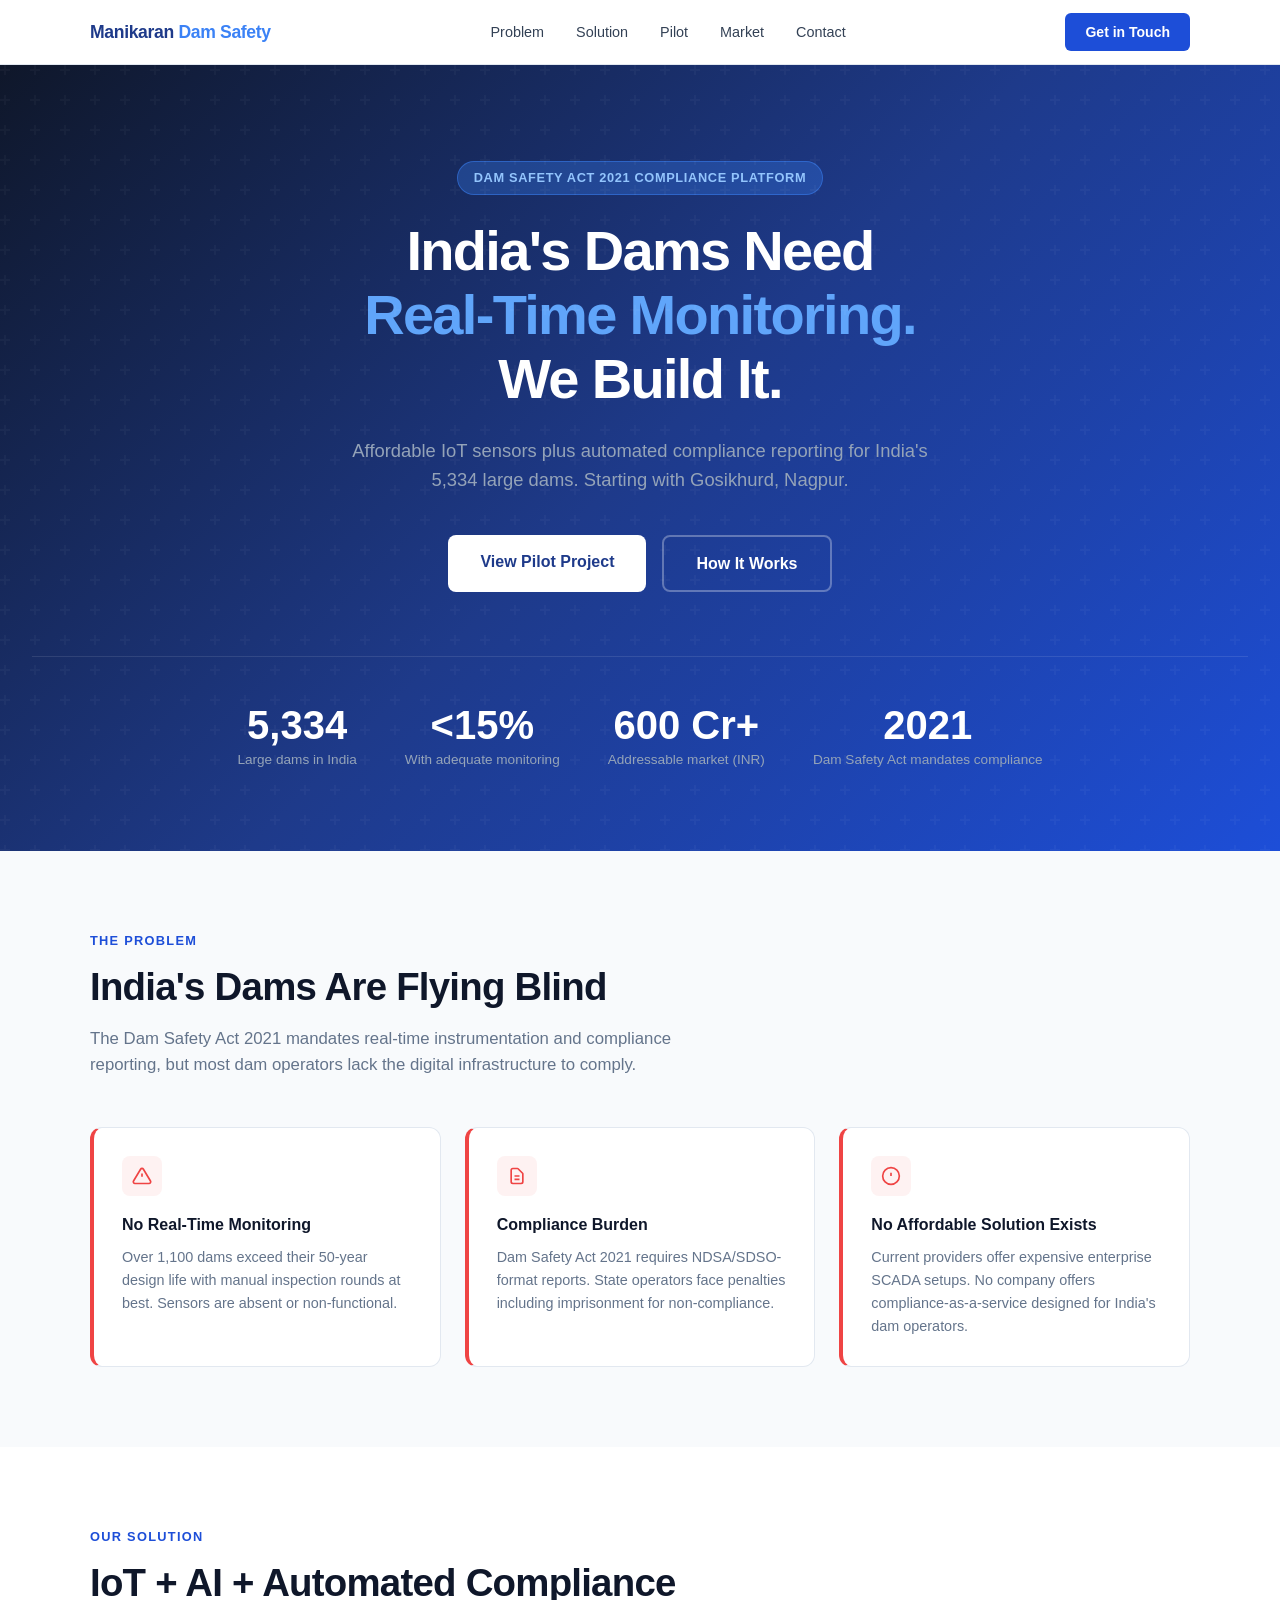
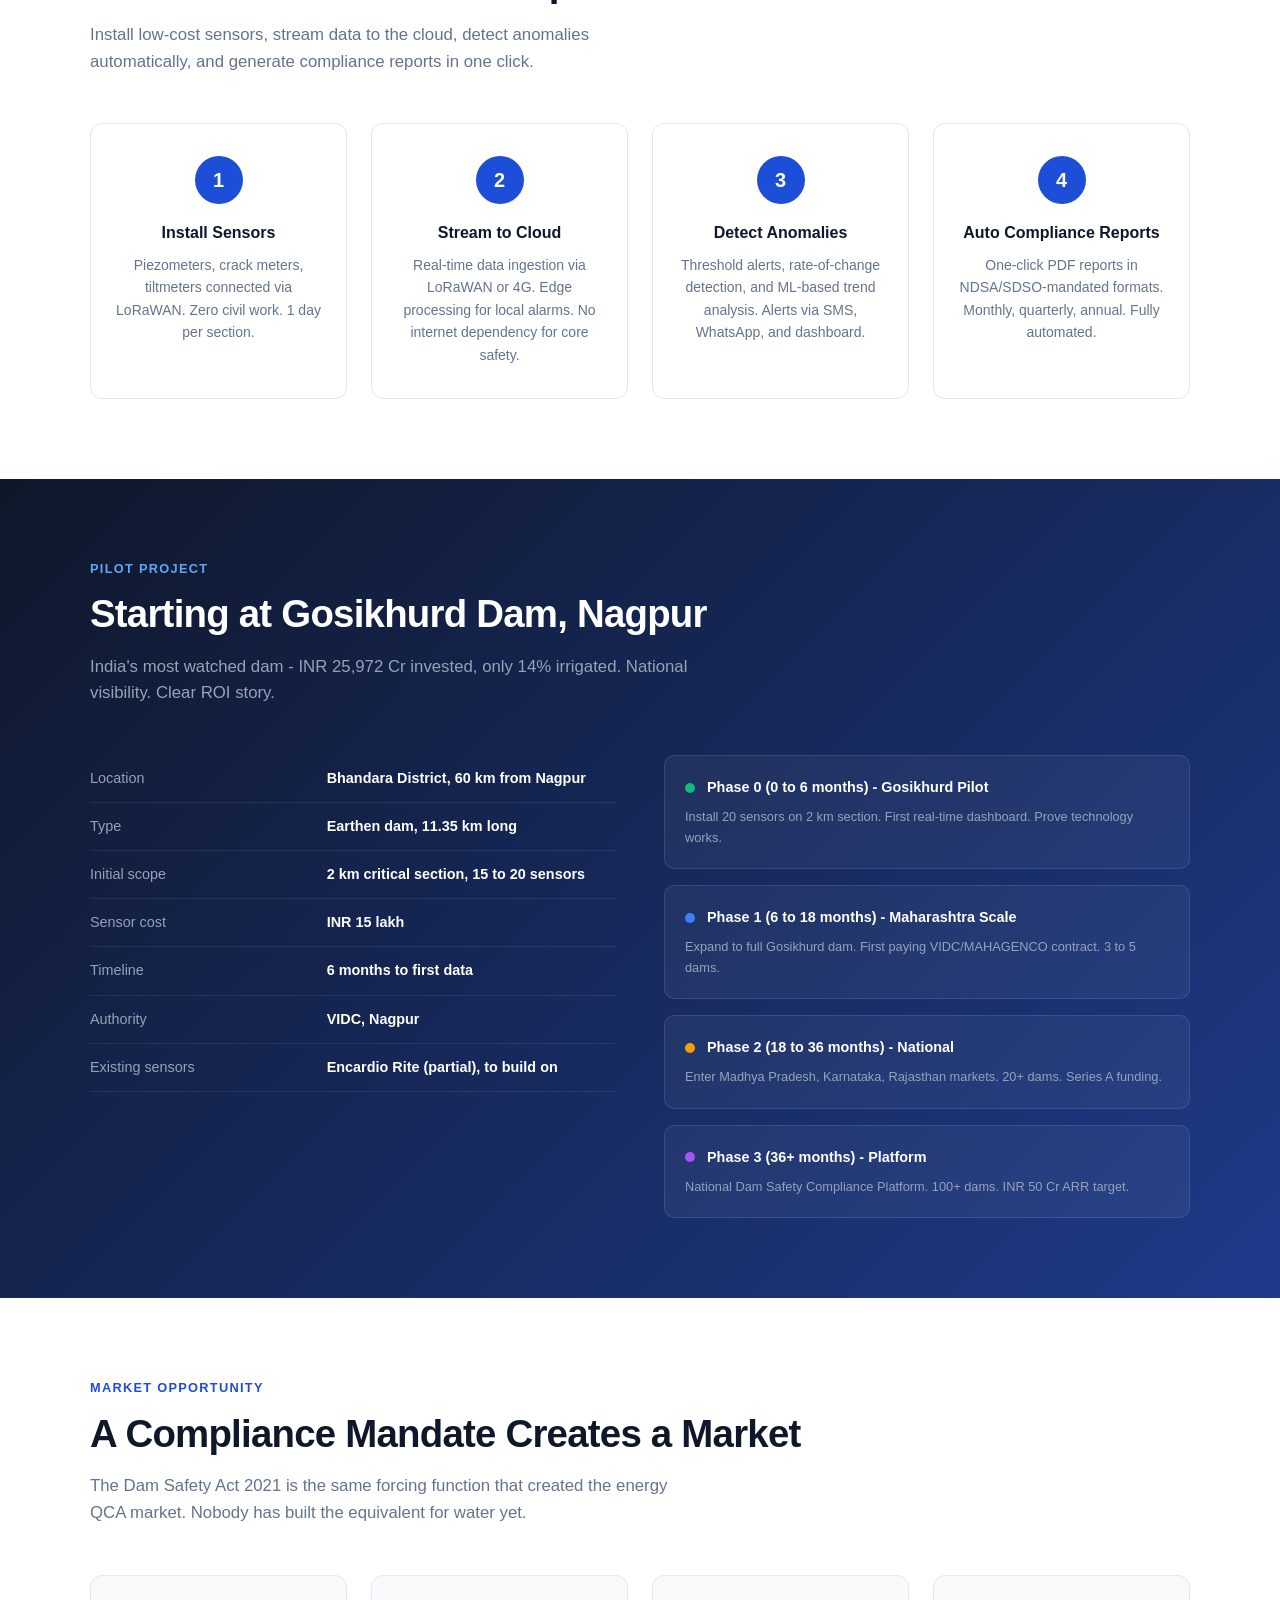
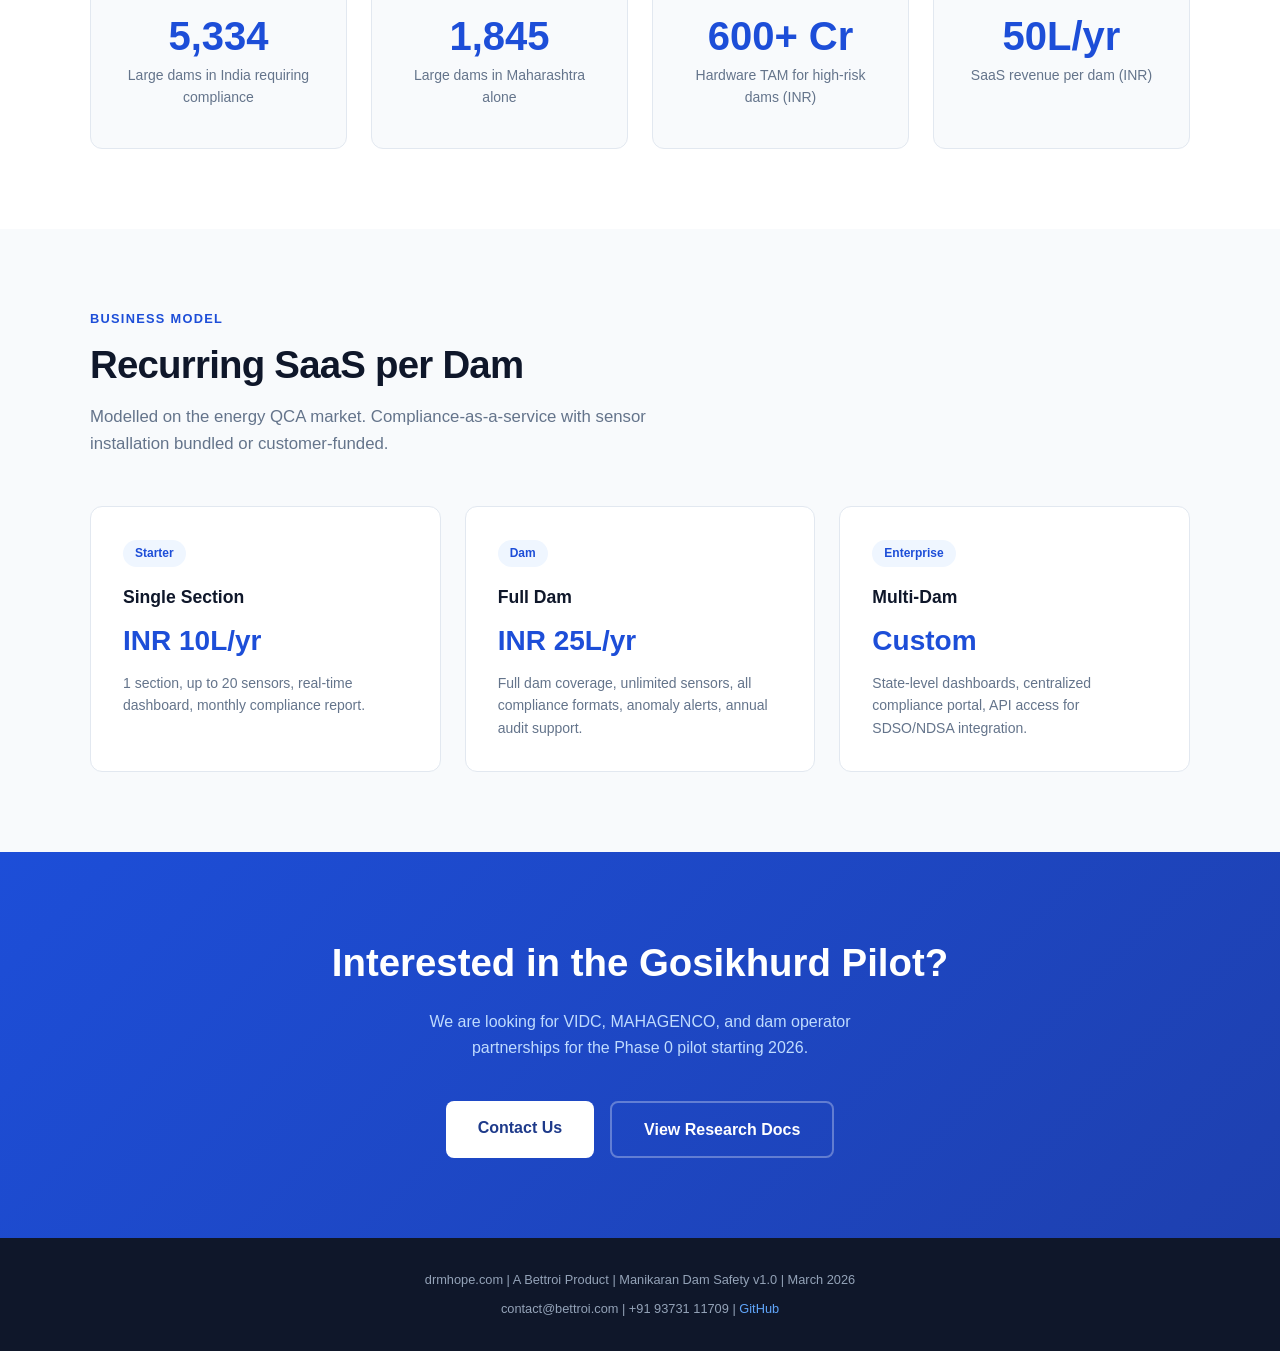
<file: website/index.html>
<!DOCTYPE html>
<html lang="en">
<head>
  <meta charset="UTF-8" />
  <meta name="viewport" content="width=device-width, initial-scale=1.0" />
  <title>Manikaran Dam Safety - IoT Compliance Platform for India's Dams</title>
  <meta name="description" content="Affordable IoT monitoring and automated compliance reporting for dams under India's Dam Safety Act 2021. Starting with Gosikhurd Dam, Maharashtra." />
  <style>
    *, *::before, *::after { box-sizing: border-box; margin: 0; padding: 0; }
    :root {
      --blue: #1d4ed8;
      --blue-light: #3b82f6;
      --blue-dark: #1e3a8a;
      --slate: #0f172a;
      --slate-700: #334155;
      --slate-500: #64748b;
      --slate-300: #cbd5e1;
      --white: #ffffff;
      --amber: #f59e0b;
      --green: #10b981;
      --red: #ef4444;
    }
    html { scroll-behavior: smooth; }
    body { font-family: -apple-system, BlinkMacSystemFont, 'Segoe UI', Roboto, sans-serif; background: var(--white); color: var(--slate); line-height: 1.6; }

    /* NAV */
    nav { position: sticky; top: 0; z-index: 100; background: rgba(255,255,255,0.95); backdrop-filter: blur(8px); border-bottom: 1px solid #e2e8f0; padding: 0 2rem; }
    .nav-inner { max-width: 1100px; margin: 0 auto; display: flex; align-items: center; justify-content: space-between; height: 64px; }
    .nav-logo { font-size: 1.1rem; font-weight: 700; color: var(--blue-dark); letter-spacing: -0.02em; }
    .nav-logo span { color: var(--blue-light); }
    .nav-links { display: flex; gap: 2rem; list-style: none; }
    .nav-links a { text-decoration: none; color: var(--slate-700); font-size: 0.9rem; font-weight: 500; transition: color 0.2s; }
    .nav-links a:hover { color: var(--blue); }
    .nav-cta { background: var(--blue); color: white; padding: 0.5rem 1.25rem; border-radius: 6px; font-size: 0.875rem; font-weight: 600; text-decoration: none; transition: background 0.2s; }
    .nav-cta:hover { background: var(--blue-dark); }

    /* HERO */
    .hero { background: linear-gradient(135deg, #0f172a 0%, #1e3a8a 50%, #1d4ed8 100%); color: white; padding: 6rem 2rem 5rem; text-align: center; position: relative; overflow: hidden; }
    .hero::before { content: ''; position: absolute; inset: 0; background: url("data:image/svg+xml,%3Csvg width='60' height='60' viewBox='0 0 60 60' xmlns='http://www.w3.org/2000/svg'%3E%3Cg fill='none' fill-rule='evenodd'%3E%3Cg fill='%23ffffff' fill-opacity='0.03'%3E%3Cpath d='M36 34v-4h-2v4h-4v2h4v4h2v-4h4v-2h-4zm0-30V0h-2v4h-4v2h4v4h2V6h4V4h-4zM6 34v-4H4v4H0v2h4v4h2v-4h4v-2H6zM6 4V0H4v4H0v2h4v4h2V6h4V4H6z'/%3E%3C/g%3E%3C/g%3E%3C/svg%3E"); }
    .hero-badge { display: inline-block; background: rgba(59,130,246,0.3); border: 1px solid rgba(59,130,246,0.5); color: #93c5fd; padding: 0.35rem 1rem; border-radius: 100px; font-size: 0.8rem; font-weight: 600; letter-spacing: 0.05em; text-transform: uppercase; margin-bottom: 1.5rem; }
    .hero h1 { font-size: clamp(2rem, 5vw, 3.5rem); font-weight: 800; line-height: 1.15; margin-bottom: 1.5rem; letter-spacing: -0.03em; max-width: 800px; margin-left: auto; margin-right: auto; }
    .hero h1 span { color: #60a5fa; }
    .hero p { font-size: 1.15rem; color: #94a3b8; max-width: 600px; margin: 0 auto 2.5rem; }
    .hero-cta { display: flex; gap: 1rem; justify-content: center; flex-wrap: wrap; }
    .btn-primary { background: white; color: var(--blue-dark); padding: 0.875rem 2rem; border-radius: 8px; font-weight: 700; font-size: 1rem; text-decoration: none; transition: transform 0.2s, box-shadow 0.2s; }
    .btn-primary:hover { transform: translateY(-2px); box-shadow: 0 8px 25px rgba(0,0,0,0.3); }
    .btn-secondary { background: transparent; color: white; border: 2px solid rgba(255,255,255,0.3); padding: 0.875rem 2rem; border-radius: 8px; font-weight: 600; font-size: 1rem; text-decoration: none; transition: border-color 0.2s; }
    .btn-secondary:hover { border-color: white; }
    .hero-stats { display: flex; gap: 3rem; justify-content: center; flex-wrap: wrap; margin-top: 4rem; padding-top: 3rem; border-top: 1px solid rgba(255,255,255,0.1); }
    .hero-stat { text-align: center; }
    .hero-stat .num { font-size: 2.5rem; font-weight: 800; color: white; line-height: 1; }
    .hero-stat .label { font-size: 0.85rem; color: #94a3b8; margin-top: 0.25rem; }

    /* SECTION */
    section { padding: 5rem 2rem; }
    .container { max-width: 1100px; margin: 0 auto; }
    .section-label { font-size: 0.8rem; font-weight: 700; text-transform: uppercase; letter-spacing: 0.1em; color: var(--blue); margin-bottom: 0.75rem; }
    .section-title { font-size: clamp(1.75rem, 3vw, 2.5rem); font-weight: 800; color: var(--slate); line-height: 1.2; letter-spacing: -0.02em; margin-bottom: 1rem; }
    .section-sub { font-size: 1.05rem; color: var(--slate-500); max-width: 600px; }

    /* PROBLEM */
    .problem { background: #f8fafc; }
    .problem-grid { display: grid; grid-template-columns: repeat(auto-fit, minmax(280px, 1fr)); gap: 1.5rem; margin-top: 3rem; }
    .problem-card { background: white; border: 1px solid #e2e8f0; border-radius: 12px; padding: 1.75rem; border-left: 4px solid var(--red); }
    .problem-card h3 { font-size: 1rem; font-weight: 700; margin-bottom: 0.5rem; color: var(--slate); }
    .problem-card p { font-size: 0.9rem; color: var(--slate-500); }
    .problem-card .icon { width: 40px; height: 40px; background: #fef2f2; border-radius: 8px; display: flex; align-items: center; justify-content: center; margin-bottom: 1rem; }

    /* SOLUTION */
    .solution-steps { display: grid; grid-template-columns: repeat(auto-fit, minmax(230px, 1fr)); gap: 1.5rem; margin-top: 3rem; }
    .step { text-align: center; padding: 2rem 1.5rem; border-radius: 12px; border: 1px solid #e2e8f0; background: white; transition: transform 0.2s, box-shadow 0.2s; }
    .step:hover { transform: translateY(-4px); box-shadow: 0 12px 30px rgba(0,0,0,0.08); }
    .step-num { width: 48px; height: 48px; background: var(--blue); color: white; border-radius: 50%; display: flex; align-items: center; justify-content: center; font-weight: 800; font-size: 1.25rem; margin: 0 auto 1rem; }
    .step h3 { font-size: 1rem; font-weight: 700; margin-bottom: 0.5rem; }
    .step p { font-size: 0.875rem; color: var(--slate-500); }

    /* GOSIKHURD */
    .pilot { background: linear-gradient(135deg, #0f172a, #1e3a8a); color: white; }
    .pilot .section-label { color: #60a5fa; }
    .pilot .section-title { color: white; }
    .pilot .section-sub { color: #94a3b8; }
    .pilot-grid { display: grid; grid-template-columns: 1fr 1fr; gap: 3rem; margin-top: 3rem; align-items: start; }
    .pilot-table { border-collapse: collapse; width: 100%; }
    .pilot-table tr { border-bottom: 1px solid rgba(255,255,255,0.08); }
    .pilot-table td { padding: 0.75rem 0; font-size: 0.9rem; }
    .pilot-table td:first-child { color: #94a3b8; width: 45%; }
    .pilot-table td:last-child { color: white; font-weight: 600; }
    .pilot-phases { display: flex; flex-direction: column; gap: 1rem; }
    .phase { background: rgba(255,255,255,0.05); border: 1px solid rgba(255,255,255,0.1); border-radius: 10px; padding: 1.25rem; }
    .phase-header { display: flex; align-items: center; gap: 0.75rem; margin-bottom: 0.5rem; }
    .phase-dot { width: 10px; height: 10px; border-radius: 50%; flex-shrink: 0; }
    .phase-dot.green { background: var(--green); }
    .phase-dot.blue { background: var(--blue-light); }
    .phase-dot.amber { background: var(--amber); }
    .phase-dot.purple { background: #a855f7; }
    .phase h4 { font-size: 0.9rem; font-weight: 700; color: white; }
    .phase p { font-size: 0.8rem; color: #94a3b8; }

    /* MARKET */
    .market-cards { display: grid; grid-template-columns: repeat(auto-fit, minmax(220px, 1fr)); gap: 1.5rem; margin-top: 3rem; }
    .market-card { text-align: center; padding: 2.5rem 1.5rem; border-radius: 12px; background: #f8fafc; border: 1px solid #e2e8f0; }
    .market-card .big { font-size: 2.5rem; font-weight: 800; color: var(--blue); line-height: 1; }
    .market-card .desc { font-size: 0.875rem; color: var(--slate-500); margin-top: 0.5rem; }

    /* MODEL */
    .model { background: #f8fafc; }
    .model-grid { display: grid; grid-template-columns: repeat(auto-fit, minmax(260px, 1fr)); gap: 1.5rem; margin-top: 3rem; }
    .model-card { background: white; border-radius: 12px; padding: 2rem; border: 1px solid #e2e8f0; }
    .model-card .tag { display: inline-block; background: #eff6ff; color: var(--blue); font-size: 0.75rem; font-weight: 700; padding: 0.25rem 0.75rem; border-radius: 100px; margin-bottom: 1rem; }
    .model-card h3 { font-size: 1.1rem; font-weight: 700; margin-bottom: 0.5rem; }
    .model-card .price { font-size: 1.75rem; font-weight: 800; color: var(--blue); }
    .model-card p { font-size: 0.875rem; color: var(--slate-500); margin-top: 0.5rem; }

    /* CTA */
    .cta-section { background: linear-gradient(135deg, #1d4ed8, #1e40af); color: white; text-align: center; }
    .cta-section h2 { font-size: clamp(1.75rem, 3vw, 2.5rem); font-weight: 800; margin-bottom: 1rem; }
    .cta-section p { color: #bfdbfe; max-width: 500px; margin: 0 auto 2.5rem; }
    .cta-buttons { display: flex; gap: 1rem; justify-content: center; flex-wrap: wrap; }

    /* FOOTER */
    footer { background: var(--slate); color: #94a3b8; text-align: center; padding: 2rem; font-size: 0.8rem; }
    footer a { color: #60a5fa; text-decoration: none; }

    @media (max-width: 768px) {
      .nav-links { display: none; }
      .pilot-grid { grid-template-columns: 1fr; }
    }
  </style>
</head>
<body>

<!-- NAV -->
<nav>
  <div class="nav-inner">
    <div class="nav-logo">Manikaran <span>Dam Safety</span></div>
    <ul class="nav-links">
      <li><a href="#problem">Problem</a></li>
      <li><a href="#solution">Solution</a></li>
      <li><a href="#pilot">Pilot</a></li>
      <li><a href="#market">Market</a></li>
      <li><a href="#contact">Contact</a></li>
    </ul>
    <a href="#contact" class="nav-cta">Get in Touch</a>
  </div>
</nav>

<!-- HERO -->
<section class="hero">
  <div class="hero-badge">Dam Safety Act 2021 Compliance Platform</div>
  <h1>India's Dams Need<br><span>Real-Time Monitoring.</span><br>We Build It.</h1>
  <p>Affordable IoT sensors plus automated compliance reporting for India's 5,334 large dams. Starting with Gosikhurd, Nagpur.</p>
  <div class="hero-cta">
    <a href="#pilot" class="btn-primary">View Pilot Project</a>
    <a href="#solution" class="btn-secondary">How It Works</a>
  </div>
  <div class="hero-stats">
    <div class="hero-stat"><div class="num">5,334</div><div class="label">Large dams in India</div></div>
    <div class="hero-stat"><div class="num">&lt;15%</div><div class="label">With adequate monitoring</div></div>
    <div class="hero-stat"><div class="num">600 Cr+</div><div class="label">Addressable market (INR)</div></div>
    <div class="hero-stat"><div class="num">2021</div><div class="label">Dam Safety Act mandates compliance</div></div>
  </div>
</section>

<!-- PROBLEM -->
<section class="problem" id="problem">
  <div class="container">
    <div class="section-label">The Problem</div>
    <div class="section-title">India's Dams Are Flying Blind</div>
    <p class="section-sub">The Dam Safety Act 2021 mandates real-time instrumentation and compliance reporting, but most dam operators lack the digital infrastructure to comply.</p>
    <div class="problem-grid">
      <div class="problem-card">
        <div class="icon">
          <svg width="20" height="20" fill="none" stroke="#ef4444" stroke-width="2" viewBox="0 0 24 24"><path d="M12 9v4m0 4h.01M10.29 3.86L1.82 18a2 2 0 001.71 3h16.94a2 2 0 001.71-3L13.71 3.86a2 2 0 00-3.42 0z"/></svg>
        </div>
        <h3>No Real-Time Monitoring</h3>
        <p>Over 1,100 dams exceed their 50-year design life with manual inspection rounds at best. Sensors are absent or non-functional.</p>
      </div>
      <div class="problem-card">
        <div class="icon">
          <svg width="20" height="20" fill="none" stroke="#ef4444" stroke-width="2" viewBox="0 0 24 24"><path d="M9 12h6m-6 4h6m2 5H7a2 2 0 01-2-2V5a2 2 0 012-2h5.586a1 1 0 01.707.293l5.414 5.414a1 1 0 01.293.707V19a2 2 0 01-2 2z"/></svg>
        </div>
        <h3>Compliance Burden</h3>
        <p>Dam Safety Act 2021 requires NDSA/SDSO-format reports. State operators face penalties including imprisonment for non-compliance.</p>
      </div>
      <div class="problem-card">
        <div class="icon">
          <svg width="20" height="20" fill="none" stroke="#ef4444" stroke-width="2" viewBox="0 0 24 24"><circle cx="12" cy="12" r="10"/><path d="M12 8v4m0 4h.01"/></svg>
        </div>
        <h3>No Affordable Solution Exists</h3>
        <p>Current providers offer expensive enterprise SCADA setups. No company offers compliance-as-a-service designed for India's dam operators.</p>
      </div>
    </div>
  </div>
</section>

<!-- SOLUTION -->
<section id="solution">
  <div class="container">
    <div class="section-label">Our Solution</div>
    <div class="section-title">IoT + AI + Automated Compliance</div>
    <p class="section-sub">Install low-cost sensors, stream data to the cloud, detect anomalies automatically, and generate compliance reports in one click.</p>
    <div class="solution-steps">
      <div class="step">
        <div class="step-num">1</div>
        <h3>Install Sensors</h3>
        <p>Piezometers, crack meters, tiltmeters connected via LoRaWAN. Zero civil work. 1 day per section.</p>
      </div>
      <div class="step">
        <div class="step-num">2</div>
        <h3>Stream to Cloud</h3>
        <p>Real-time data ingestion via LoRaWAN or 4G. Edge processing for local alarms. No internet dependency for core safety.</p>
      </div>
      <div class="step">
        <div class="step-num">3</div>
        <h3>Detect Anomalies</h3>
        <p>Threshold alerts, rate-of-change detection, and ML-based trend analysis. Alerts via SMS, WhatsApp, and dashboard.</p>
      </div>
      <div class="step">
        <div class="step-num">4</div>
        <h3>Auto Compliance Reports</h3>
        <p>One-click PDF reports in NDSA/SDSO-mandated formats. Monthly, quarterly, annual. Fully automated.</p>
      </div>
    </div>
  </div>
</section>

<!-- PILOT -->
<section class="pilot" id="pilot">
  <div class="container">
    <div class="section-label">Pilot Project</div>
    <div class="section-title">Starting at Gosikhurd Dam, Nagpur</div>
    <p class="section-sub">India's most watched dam - INR 25,972 Cr invested, only 14% irrigated. National visibility. Clear ROI story.</p>
    <div class="pilot-grid">
      <div>
        <table class="pilot-table">
          <tr><td>Location</td><td>Bhandara District, 60 km from Nagpur</td></tr>
          <tr><td>Type</td><td>Earthen dam, 11.35 km long</td></tr>
          <tr><td>Initial scope</td><td>2 km critical section, 15 to 20 sensors</td></tr>
          <tr><td>Sensor cost</td><td>INR 15 lakh</td></tr>
          <tr><td>Timeline</td><td>6 months to first data</td></tr>
          <tr><td>Authority</td><td>VIDC, Nagpur</td></tr>
          <tr><td>Existing sensors</td><td>Encardio Rite (partial), to build on</td></tr>
        </table>
      </div>
      <div class="pilot-phases">
        <div class="phase">
          <div class="phase-header"><div class="phase-dot green"></div><h4>Phase 0 (0 to 6 months) - Gosikhurd Pilot</h4></div>
          <p>Install 20 sensors on 2 km section. First real-time dashboard. Prove technology works.</p>
        </div>
        <div class="phase">
          <div class="phase-header"><div class="phase-dot blue"></div><h4>Phase 1 (6 to 18 months) - Maharashtra Scale</h4></div>
          <p>Expand to full Gosikhurd dam. First paying VIDC/MAHAGENCO contract. 3 to 5 dams.</p>
        </div>
        <div class="phase">
          <div class="phase-header"><div class="phase-dot amber"></div><h4>Phase 2 (18 to 36 months) - National</h4></div>
          <p>Enter Madhya Pradesh, Karnataka, Rajasthan markets. 20+ dams. Series A funding.</p>
        </div>
        <div class="phase">
          <div class="phase-header"><div class="phase-dot purple"></div><h4>Phase 3 (36+ months) - Platform</h4></div>
          <p>National Dam Safety Compliance Platform. 100+ dams. INR 50 Cr ARR target.</p>
        </div>
      </div>
    </div>
  </div>
</section>

<!-- MARKET -->
<section id="market">
  <div class="container">
    <div class="section-label">Market Opportunity</div>
    <div class="section-title">A Compliance Mandate Creates a Market</div>
    <p class="section-sub">The Dam Safety Act 2021 is the same forcing function that created the energy QCA market. Nobody has built the equivalent for water yet.</p>
    <div class="market-cards">
      <div class="market-card"><div class="big">5,334</div><div class="desc">Large dams in India requiring compliance</div></div>
      <div class="market-card"><div class="big">1,845</div><div class="desc">Large dams in Maharashtra alone</div></div>
      <div class="market-card"><div class="big">600+ Cr</div><div class="desc">Hardware TAM for high-risk dams (INR)</div></div>
      <div class="market-card"><div class="big">50L/yr</div><div class="desc">SaaS revenue per dam (INR)</div></div>
    </div>
  </div>
</section>

<!-- MODEL -->
<section class="model">
  <div class="container">
    <div class="section-label">Business Model</div>
    <div class="section-title">Recurring SaaS per Dam</div>
    <p class="section-sub">Modelled on the energy QCA market. Compliance-as-a-service with sensor installation bundled or customer-funded.</p>
    <div class="model-grid">
      <div class="model-card">
        <span class="tag">Starter</span>
        <h3>Single Section</h3>
        <div class="price">INR 10L/yr</div>
        <p>1 section, up to 20 sensors, real-time dashboard, monthly compliance report.</p>
      </div>
      <div class="model-card">
        <span class="tag">Dam</span>
        <h3>Full Dam</h3>
        <div class="price">INR 25L/yr</div>
        <p>Full dam coverage, unlimited sensors, all compliance formats, anomaly alerts, annual audit support.</p>
      </div>
      <div class="model-card">
        <span class="tag">Enterprise</span>
        <h3>Multi-Dam</h3>
        <div class="price">Custom</div>
        <p>State-level dashboards, centralized compliance portal, API access for SDSO/NDSA integration.</p>
      </div>
    </div>
  </div>
</section>

<!-- CTA -->
<section class="cta-section" id="contact">
  <div class="container">
    <h2>Interested in the Gosikhurd Pilot?</h2>
    <p>We are looking for VIDC, MAHAGENCO, and dam operator partnerships for the Phase 0 pilot starting 2026.</p>
    <div class="cta-buttons">
      <a href="mailto:contact@bettroi.com" class="btn-primary">Contact Us</a>
      <a href="https://github.com/chatgptnotes/manikaran-dam-safety" class="btn-secondary" target="_blank">View Research Docs</a>
    </div>
  </div>
</section>

<!-- FOOTER -->
<footer>
  <p>drmhope.com | A Bettroi Product | Manikaran Dam Safety v1.0 | March 2026</p>
  <p style="margin-top:0.5rem;">contact@bettroi.com | +91 93731 11709 | <a href="https://github.com/chatgptnotes/manikaran-dam-safety">GitHub</a></p>
</footer>

</body>
</html>
</file>
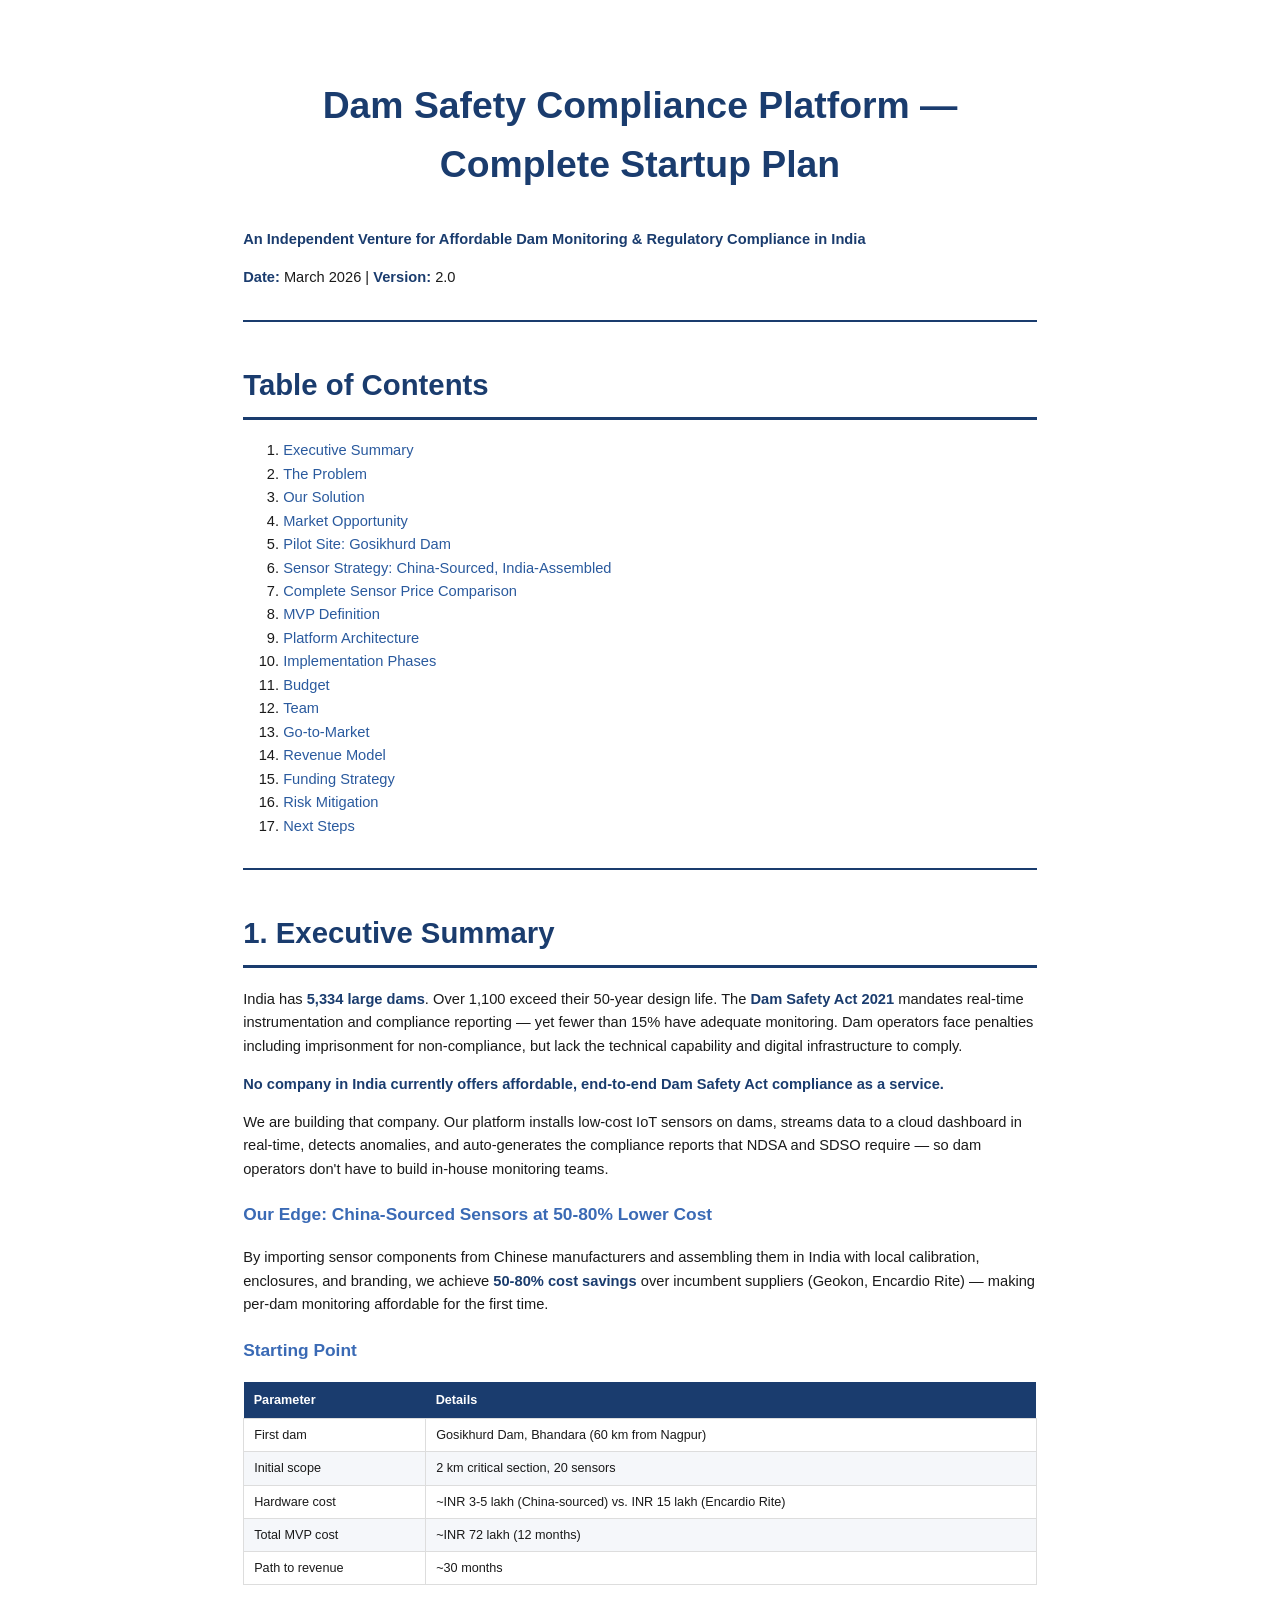
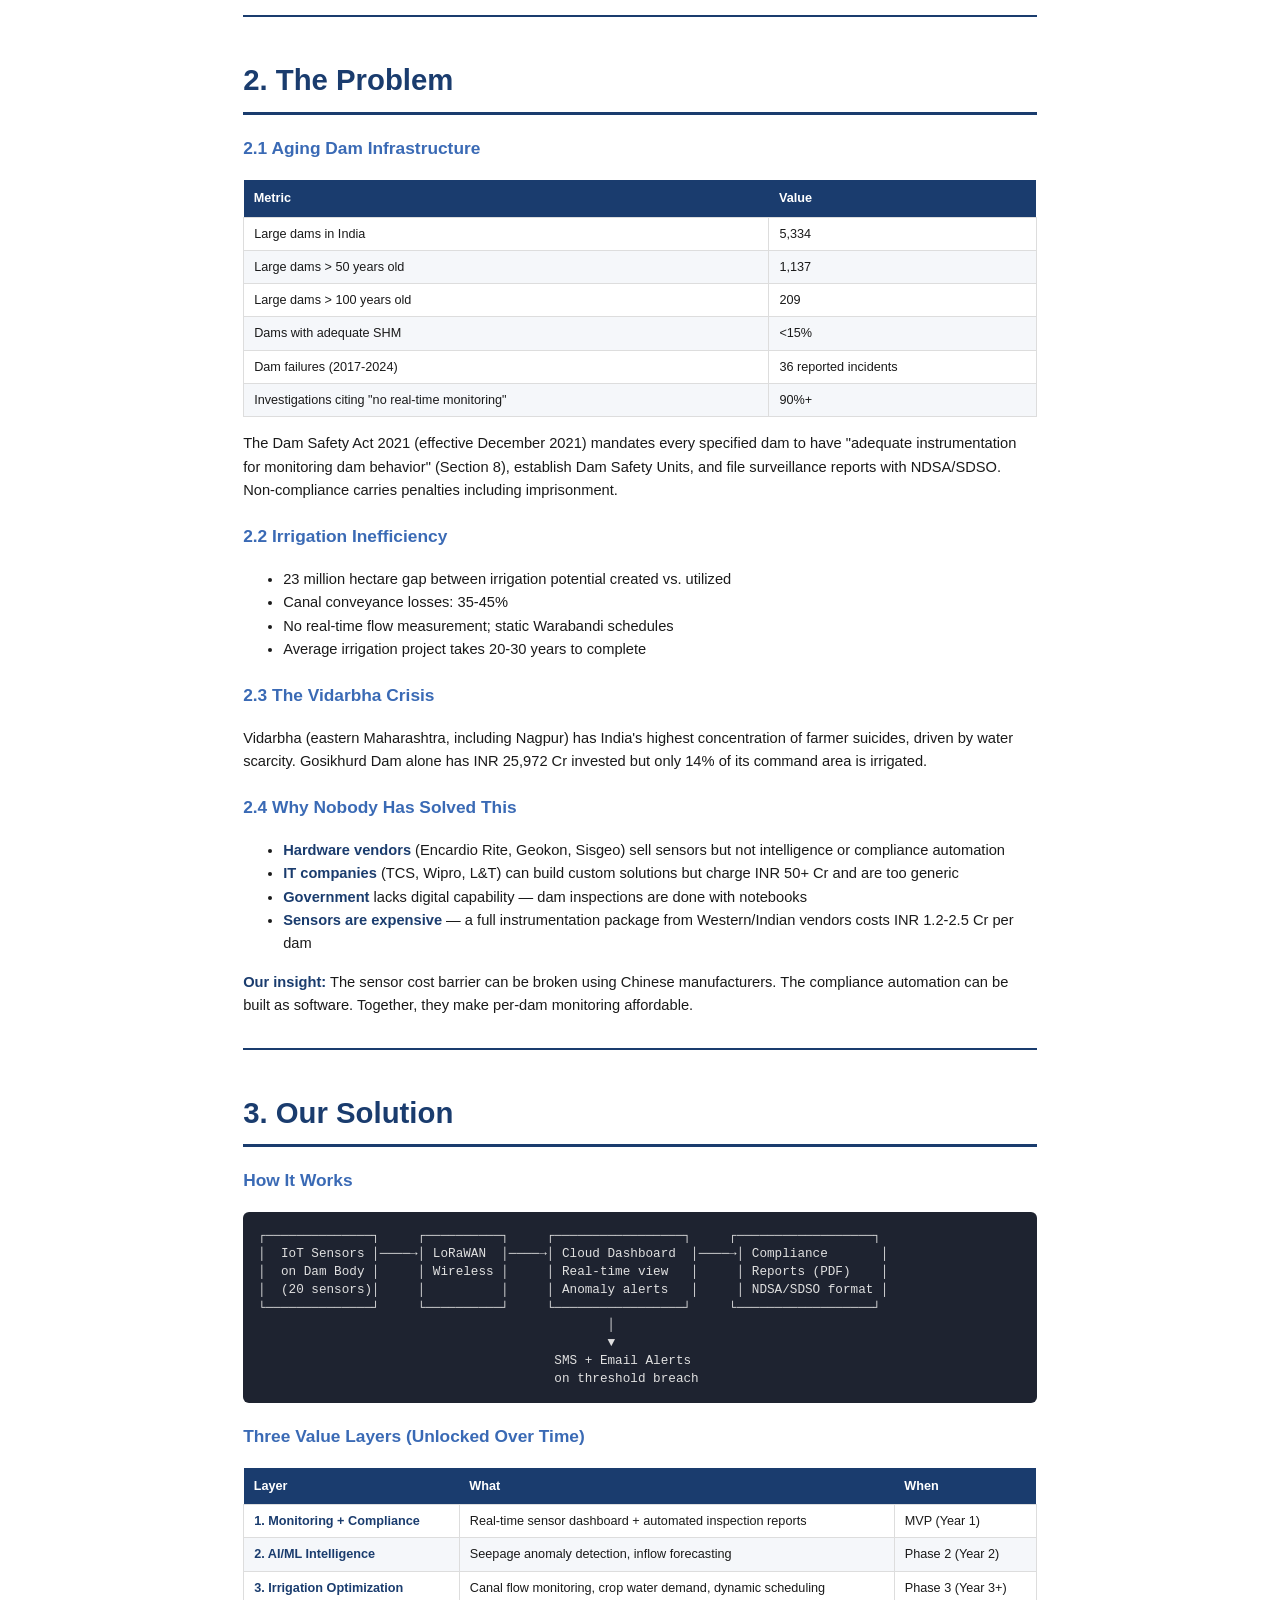
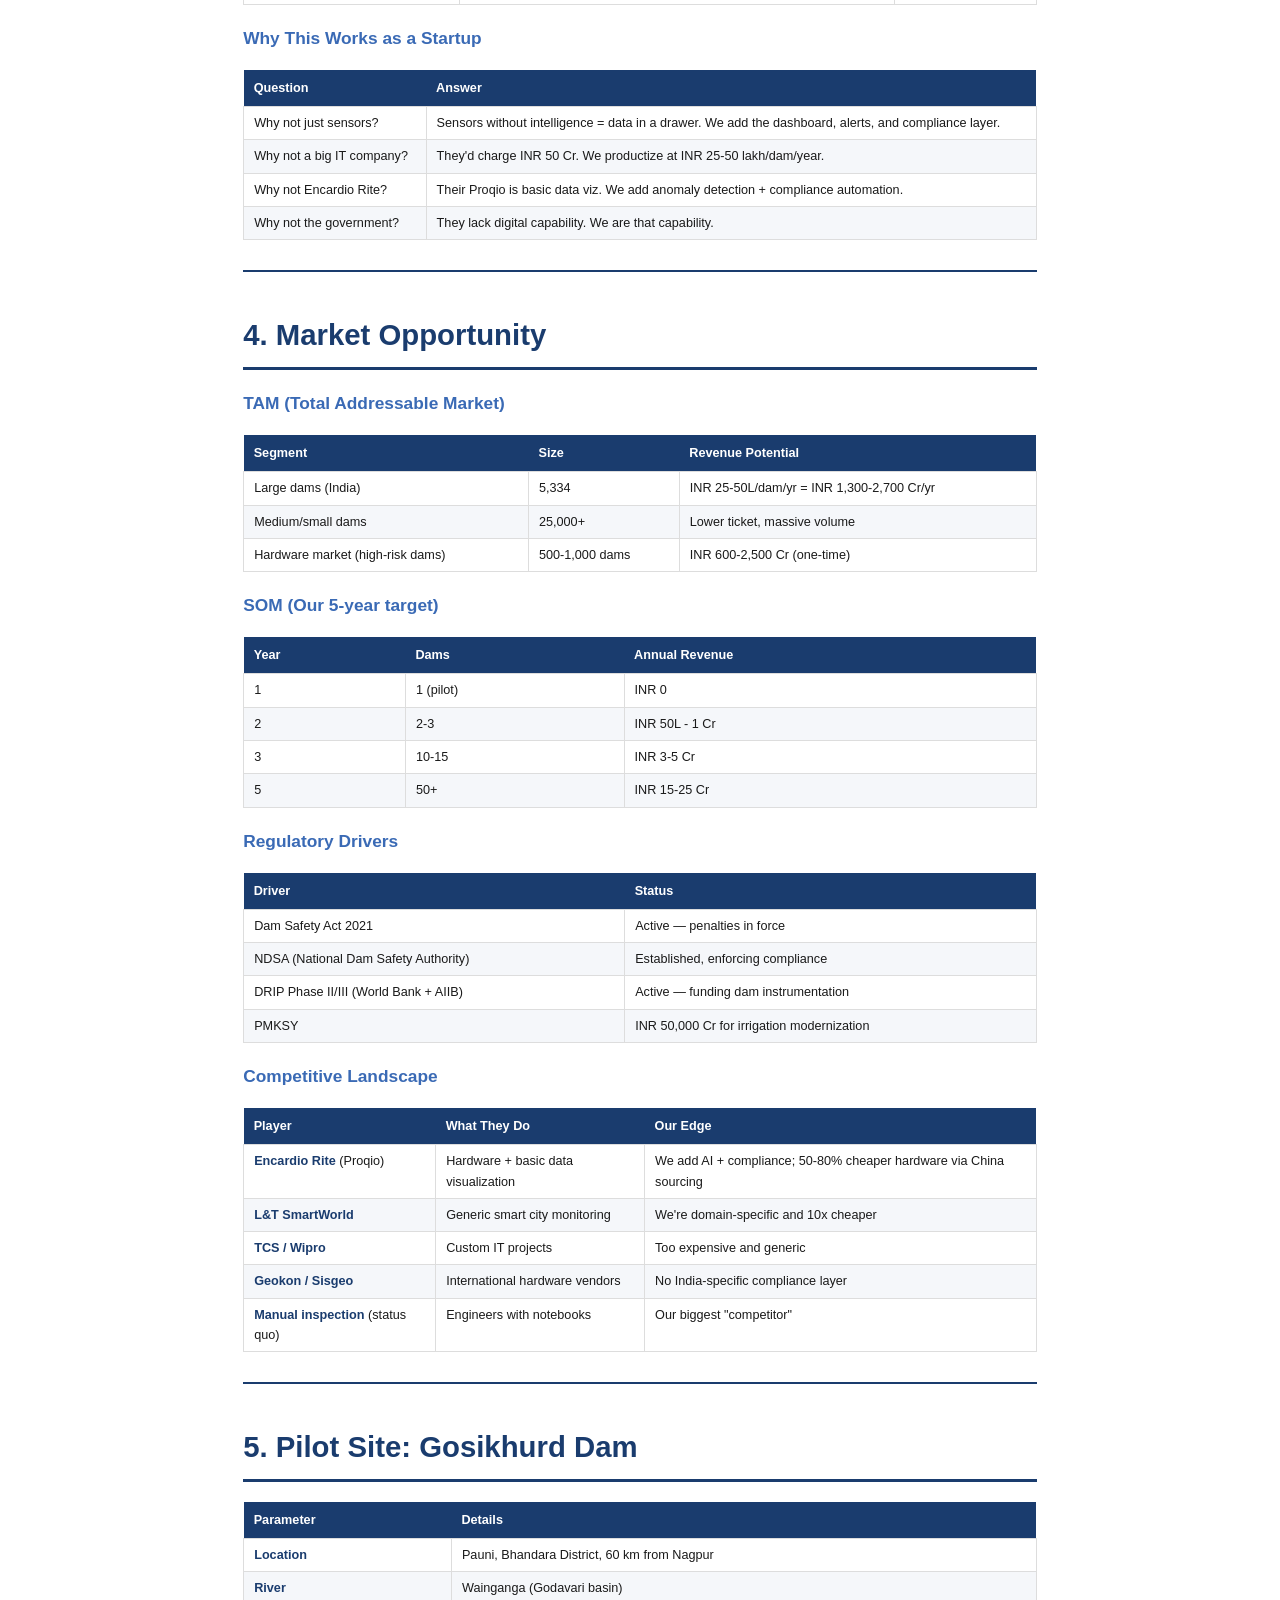
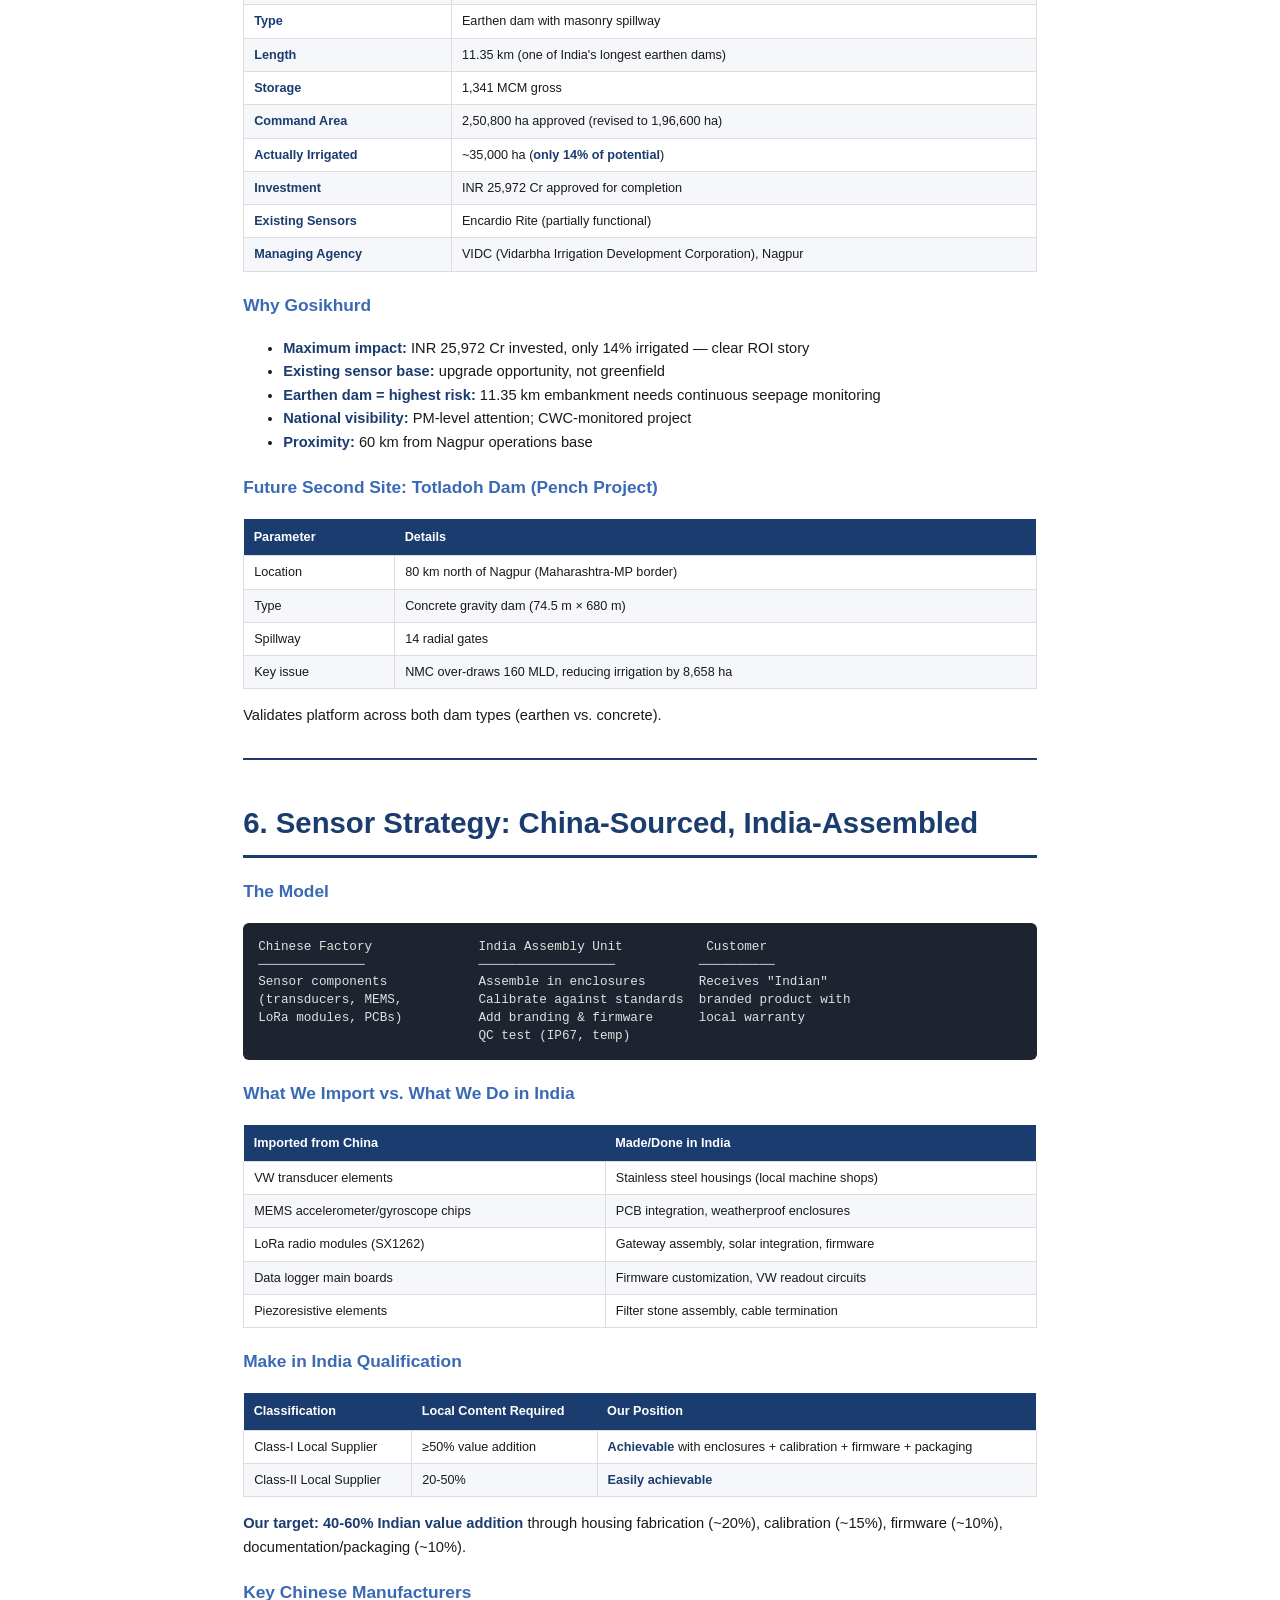
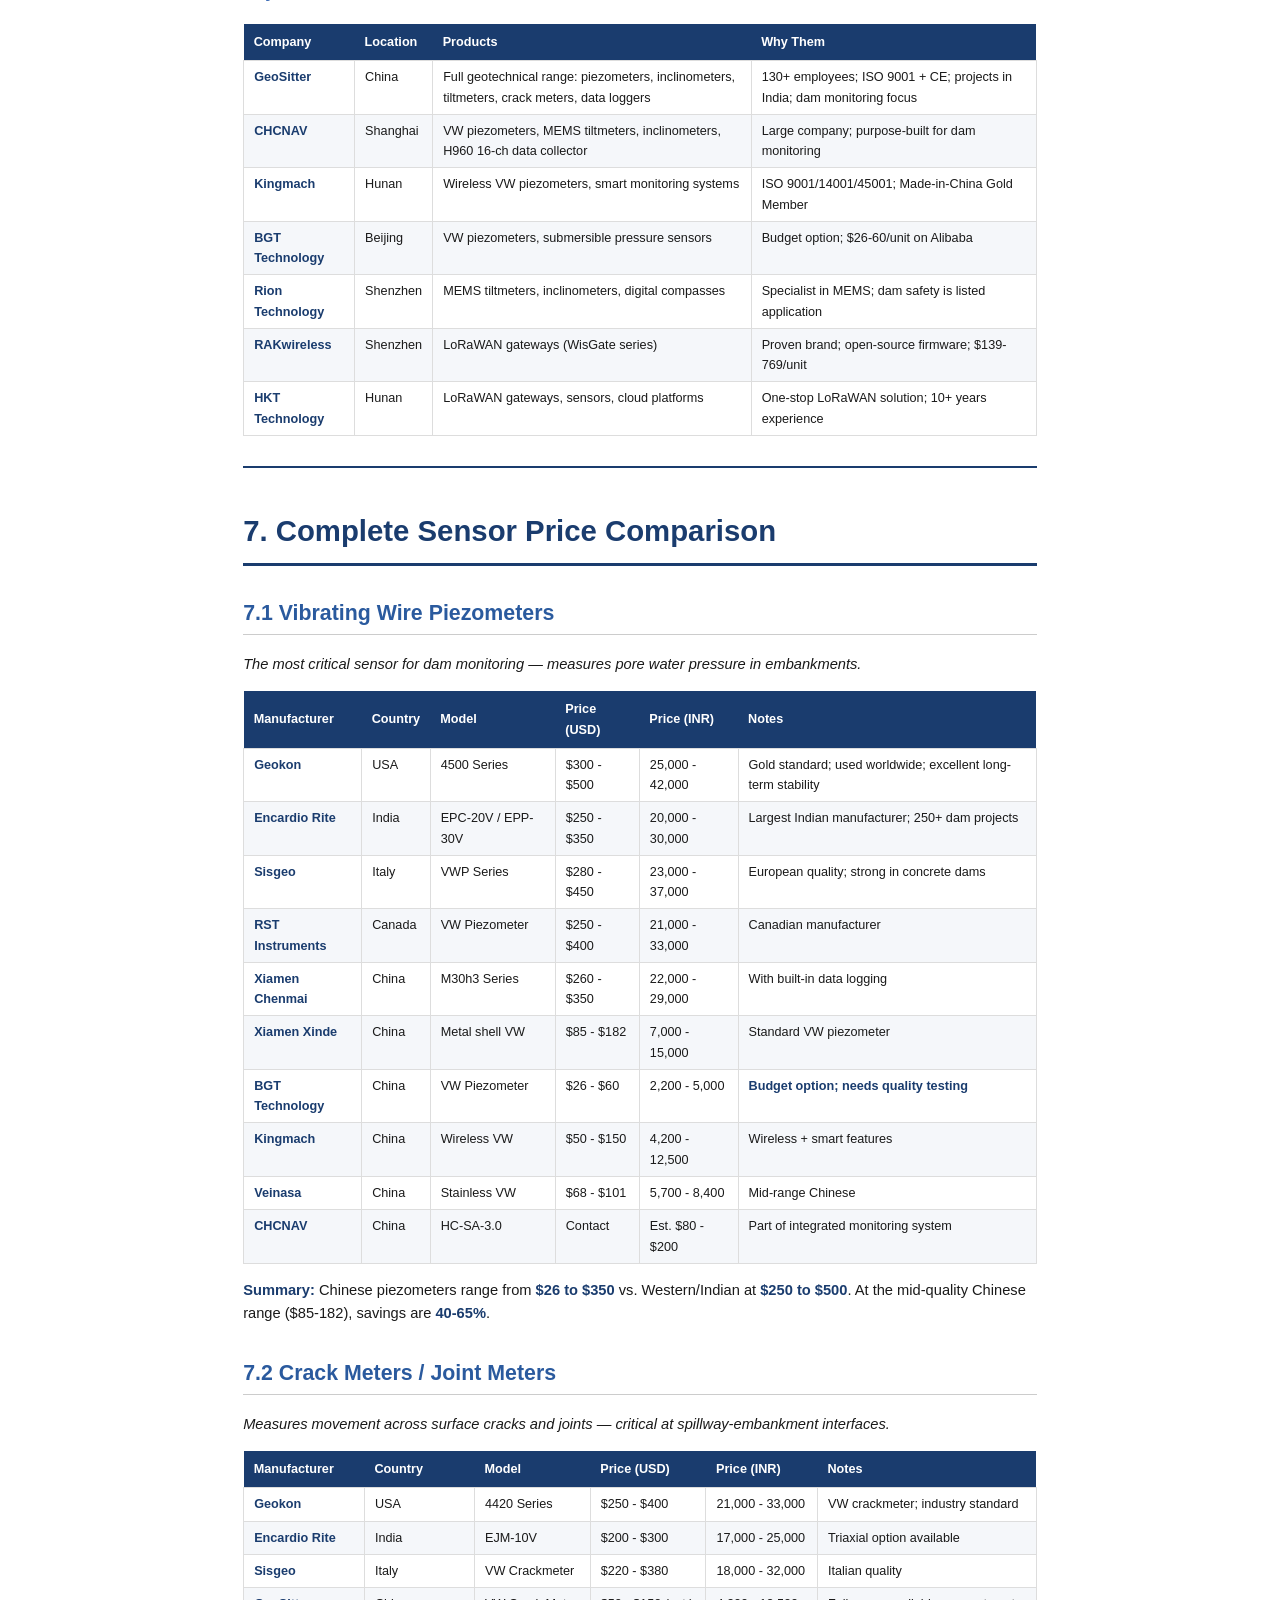
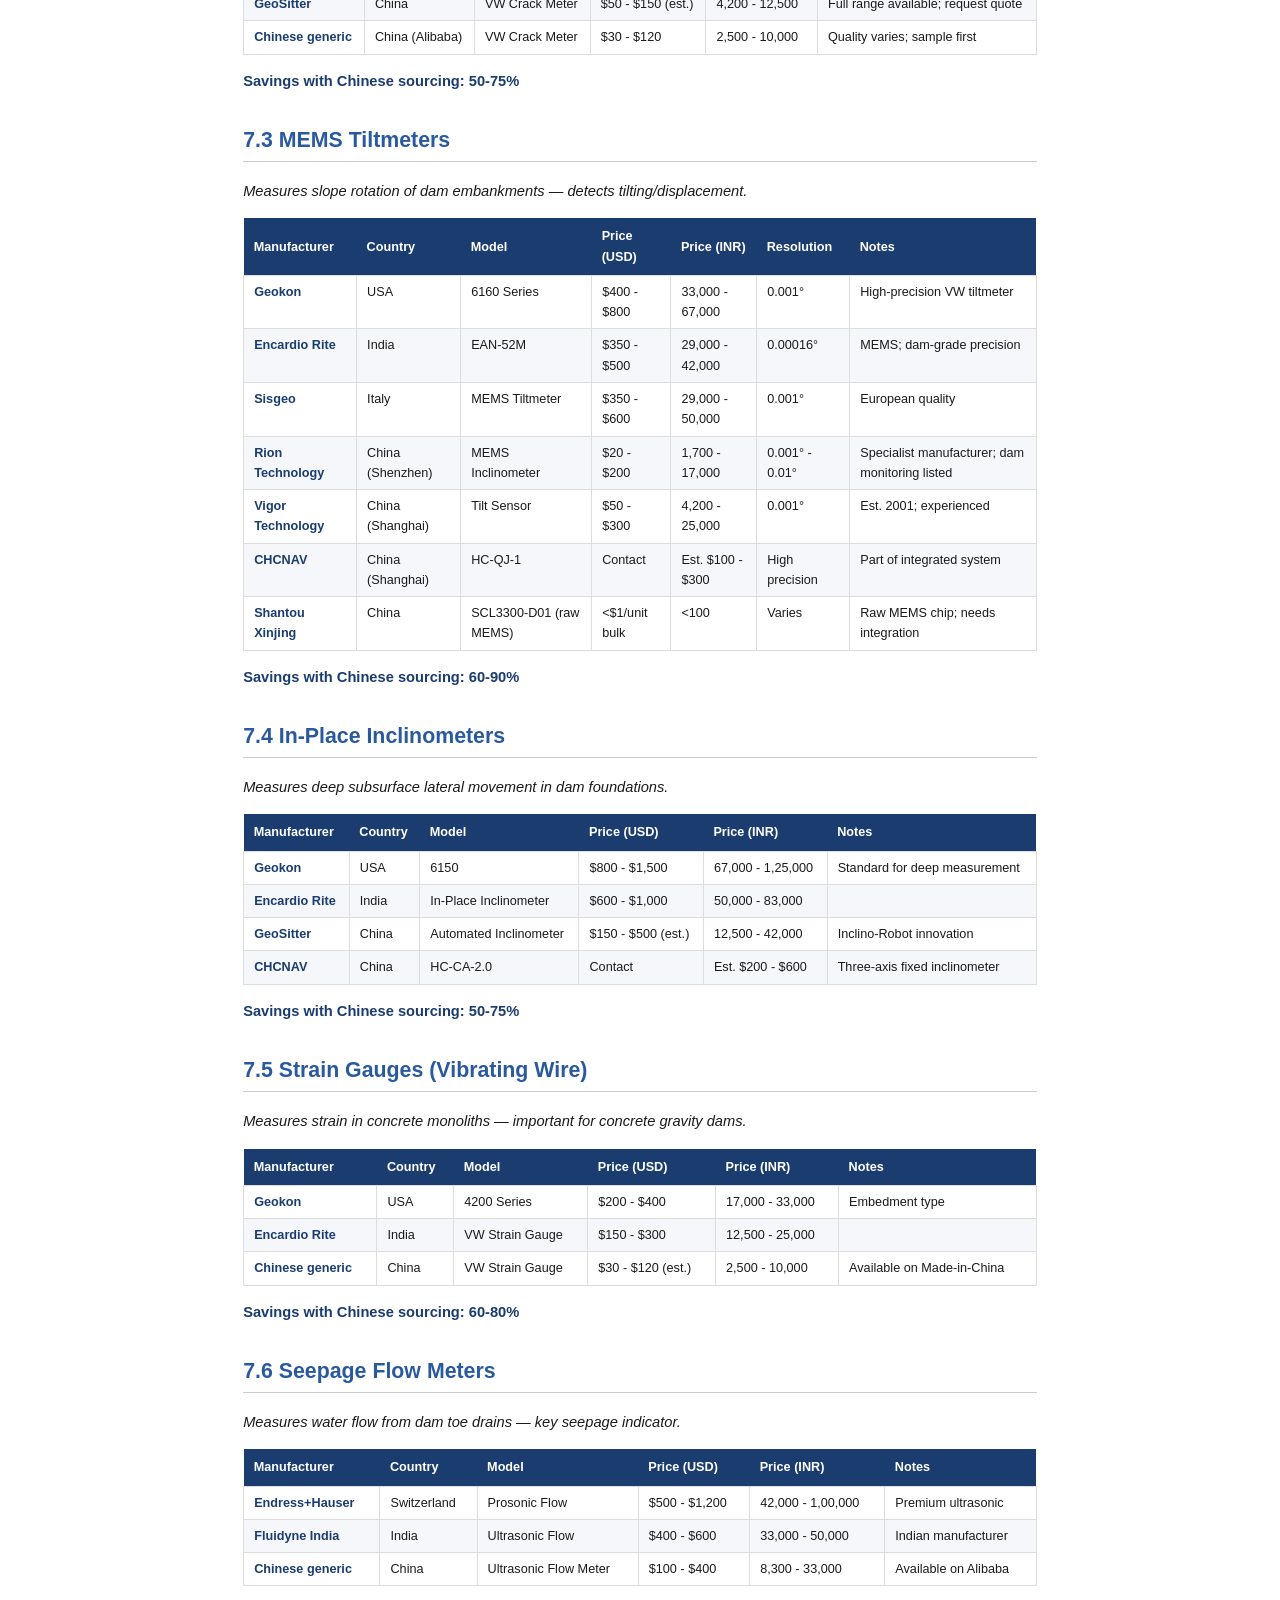
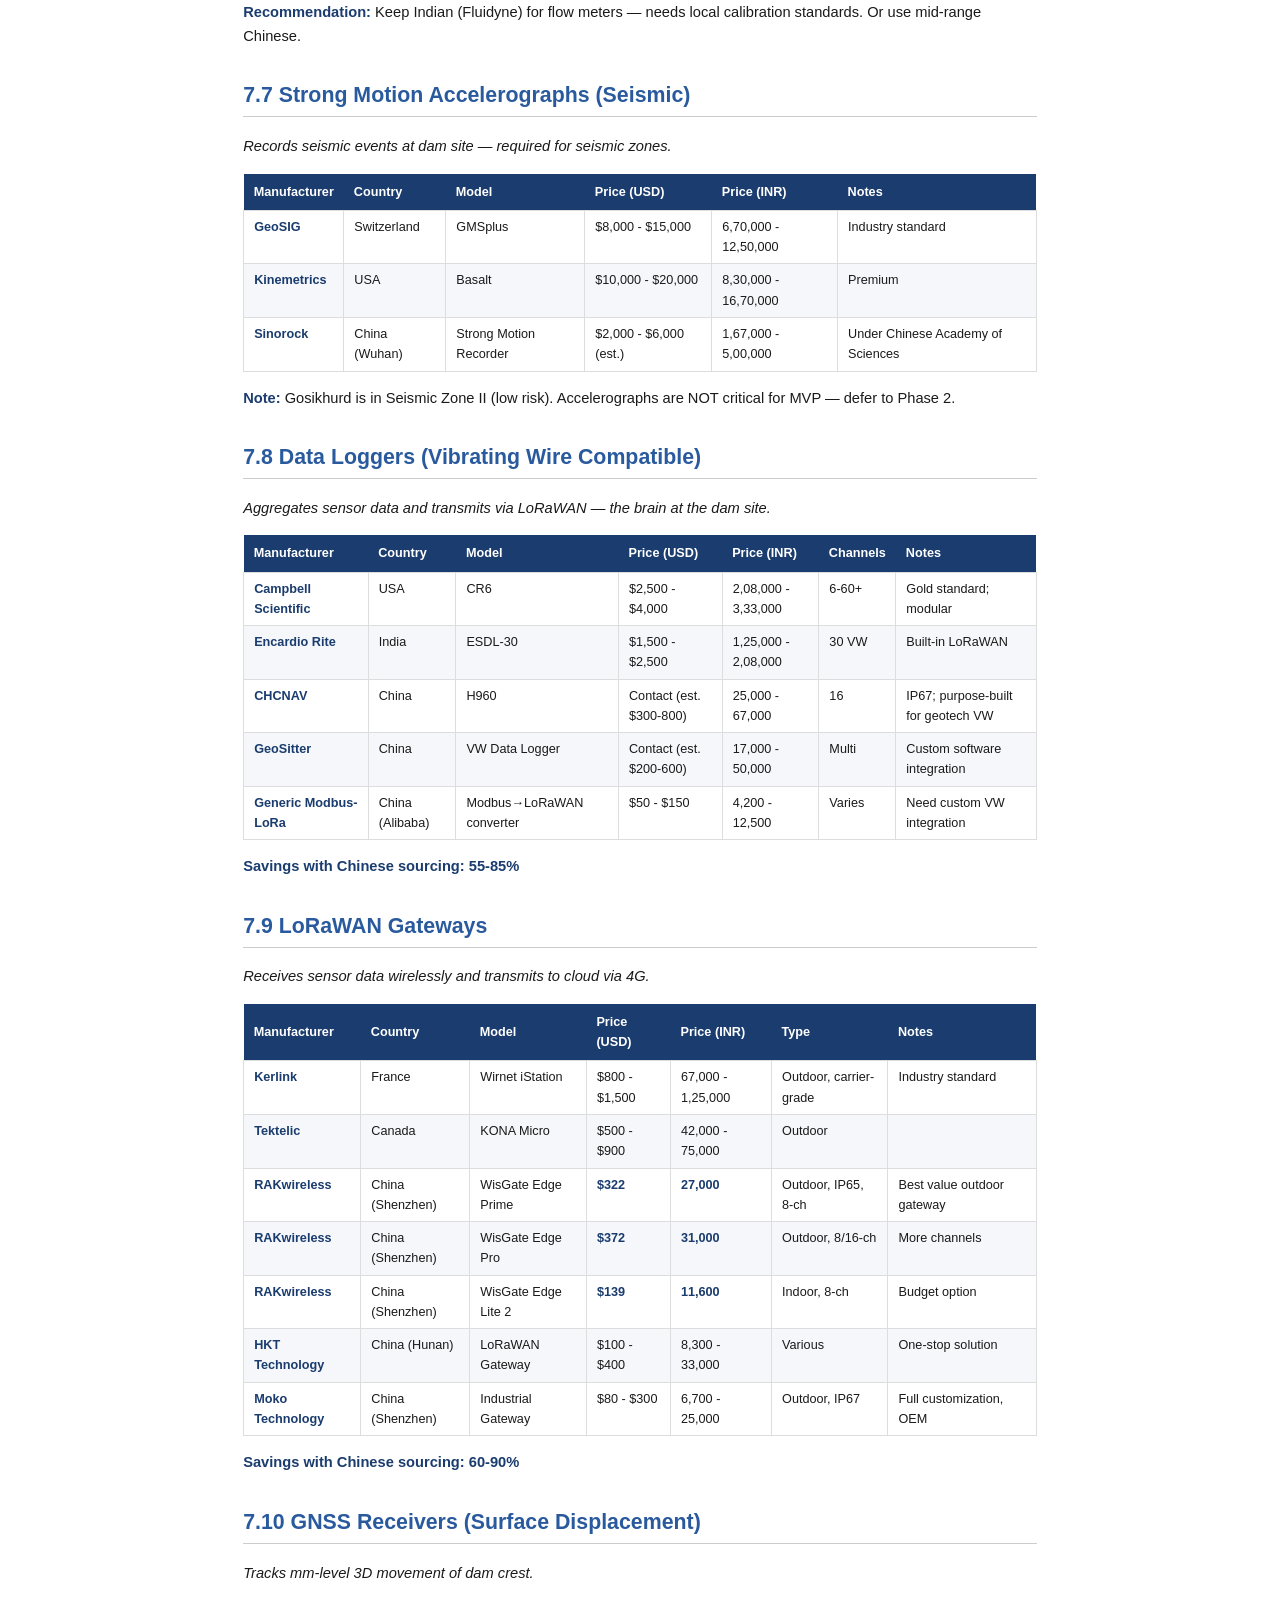
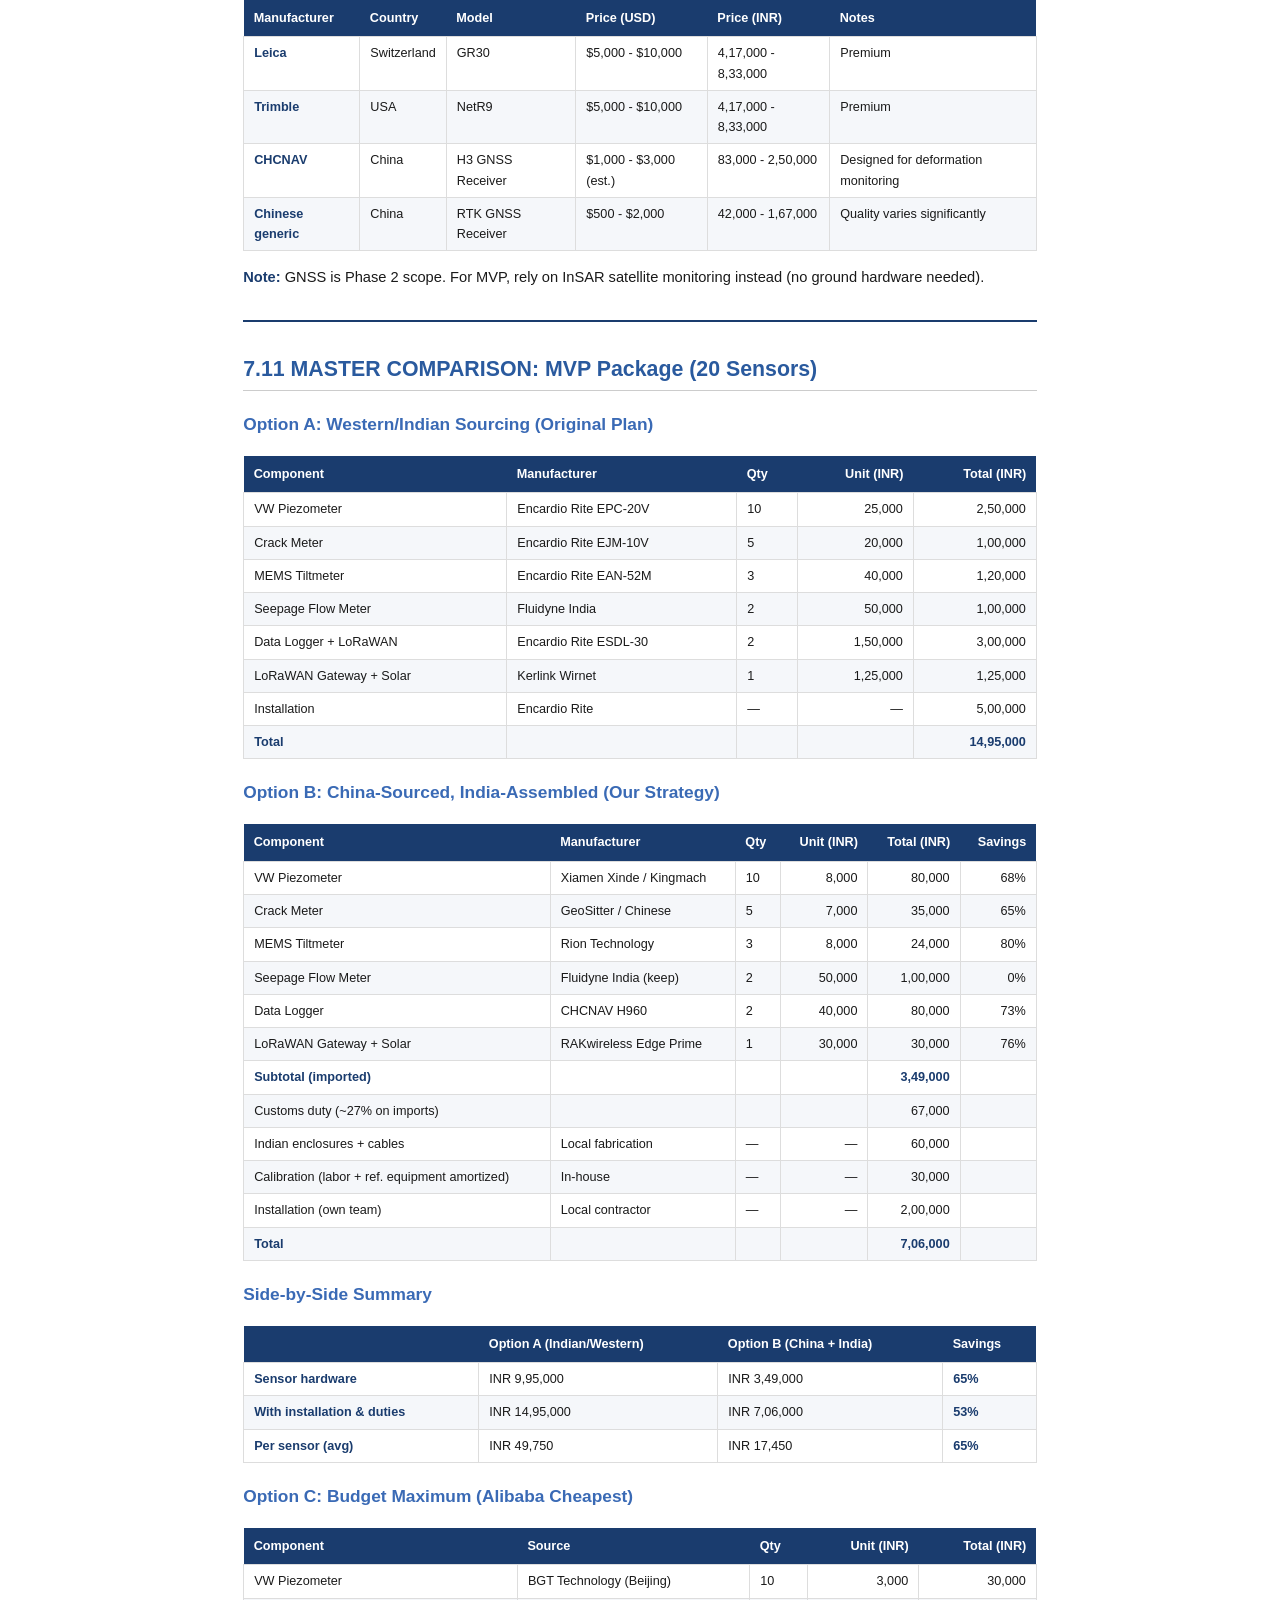
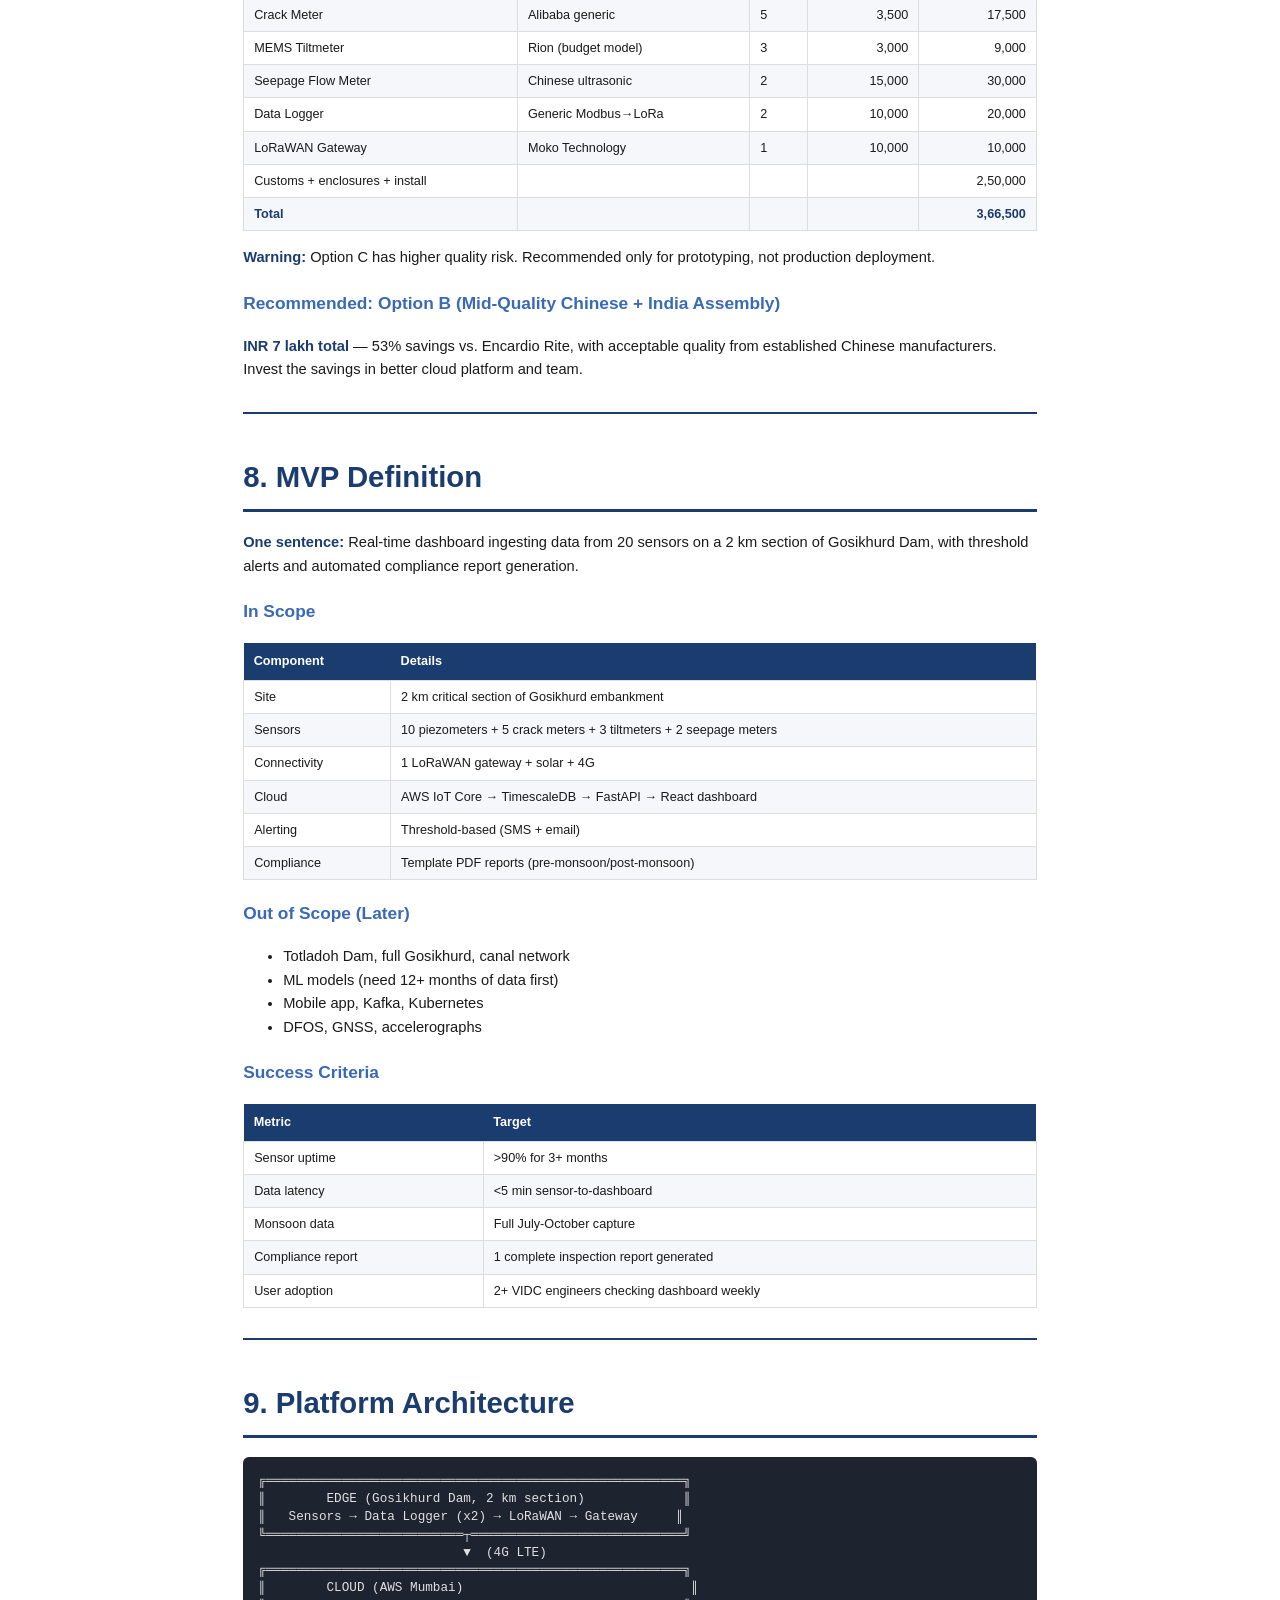
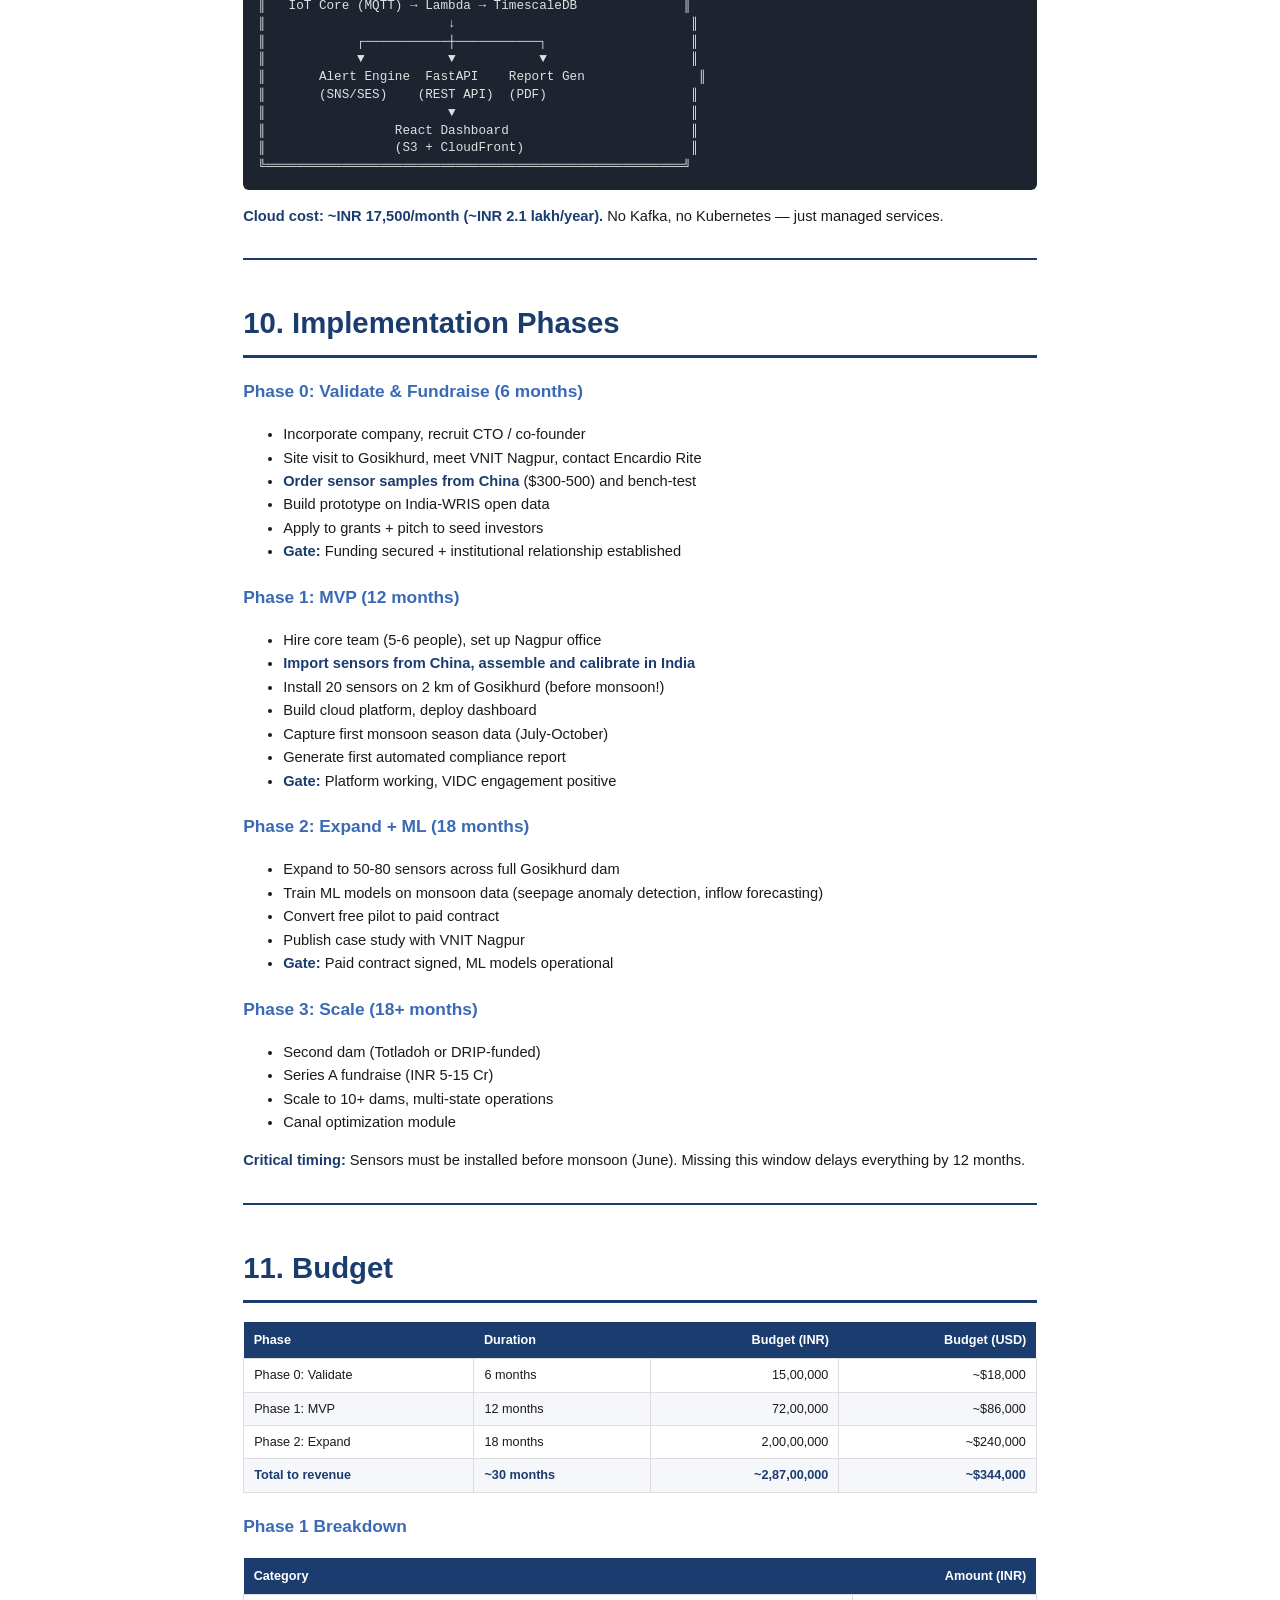
<file: Dam_Safety_Startup_Complete_Plan.html>
<!DOCTYPE html>
<html lang="en">
<head>
<meta charset="UTF-8">
<meta name="viewport" content="width=device-width, initial-scale=1.0">
<title>Dam Safety Compliance Platform — Complete Startup Plan</title>
<style>
  @page { size: A4; margin: 20mm; }
  body {
    font-family: 'Segoe UI', Calibri, Arial, sans-serif;
    font-size: 11pt;
    line-height: 1.6;
    color: #1a1a1a;
    max-width: 210mm;
    margin: 0 auto;
    padding: 20mm;
    background: #fff;
  }
  h1 {
    color: #1a3c6e;
    font-size: 22pt;
    border-bottom: 3px solid #1a3c6e;
    padding-bottom: 8px;
    margin-top: 40px;
    page-break-before: auto;
  }
  h1:first-of-type {
    font-size: 28pt;
    text-align: center;
    border-bottom: none;
    margin-top: 0;
  }
  h2 {
    color: #2a5a9e;
    font-size: 16pt;
    margin-top: 30px;
    border-bottom: 1px solid #ccc;
    padding-bottom: 4px;
  }
  h3 {
    color: #3a6ab5;
    font-size: 13pt;
    margin-top: 20px;
  }
  table {
    border-collapse: collapse;
    width: 100%;
    margin: 15px 0;
    font-size: 9.5pt;
    page-break-inside: avoid;
  }
  th {
    background-color: #1a3c6e;
    color: white;
    padding: 8px 10px;
    text-align: left;
    font-weight: 600;
  }
  td {
    padding: 6px 10px;
    border: 1px solid #ddd;
    vertical-align: top;
  }
  tr:nth-child(even) {
    background-color: #f5f7fa;
  }
  tr:hover {
    background-color: #e8edf5;
  }
  strong {
    color: #1a3c6e;
  }
  code {
    background: #f0f2f5;
    padding: 2px 6px;
    border-radius: 3px;
    font-size: 9.5pt;
    font-family: 'Consolas', 'Courier New', monospace;
  }
  pre {
    background: #1e2330;
    color: #e0e0e0;
    padding: 15px;
    border-radius: 6px;
    overflow-x: auto;
    font-size: 9pt;
    line-height: 1.4;
    page-break-inside: avoid;
  }
  pre code {
    background: none;
    padding: 0;
    color: #e0e0e0;
  }
  blockquote {
    border-left: 4px solid #2a5a9e;
    margin: 15px 0;
    padding: 10px 20px;
    background: #f0f4fa;
    color: #333;
  }
  hr {
    border: none;
    border-top: 2px solid #1a3c6e;
    margin: 30px 0;
  }
  a {
    color: #2a5a9e;
    text-decoration: none;
  }
  .cover-meta {
    text-align: center;
    color: #555;
    font-size: 11pt;
    margin-bottom: 40px;
  }
  @media print {
    body { padding: 0; }
    h1 { page-break-before: always; }
    h1:first-of-type { page-break-before: avoid; }
    table { font-size: 8.5pt; }
    pre { font-size: 8pt; }
  }
</style>
</head>
<body>
<h1 id="dam-safety-compliance-platform-complete-startup-plan">Dam Safety Compliance Platform — Complete Startup Plan</h1>
<p><strong>An Independent Venture for Affordable Dam Monitoring &amp; Regulatory Compliance in India</strong></p>
<p><strong>Date:</strong> March 2026 | <strong>Version:</strong> 2.0</p>
<hr />
<h1 id="table-of-contents">Table of Contents</h1>
<ol>
<li><a href="#1-executive-summary">Executive Summary</a></li>
<li><a href="#2-the-problem">The Problem</a></li>
<li><a href="#3-our-solution">Our Solution</a></li>
<li><a href="#4-market-opportunity">Market Opportunity</a></li>
<li><a href="#5-pilot-site-gosikhurd-dam">Pilot Site: Gosikhurd Dam</a></li>
<li><a href="#6-sensor-strategy-china-sourced-india-assembled">Sensor Strategy: China-Sourced, India-Assembled</a></li>
<li><a href="#7-complete-sensor-price-comparison">Complete Sensor Price Comparison</a></li>
<li><a href="#8-mvp-definition">MVP Definition</a></li>
<li><a href="#9-platform-architecture">Platform Architecture</a></li>
<li><a href="#10-implementation-phases">Implementation Phases</a></li>
<li><a href="#11-budget">Budget</a></li>
<li><a href="#12-team">Team</a></li>
<li><a href="#13-go-to-market">Go-to-Market</a></li>
<li><a href="#14-revenue-model">Revenue Model</a></li>
<li><a href="#15-funding-strategy">Funding Strategy</a></li>
<li><a href="#16-risk-mitigation">Risk Mitigation</a></li>
<li><a href="#17-next-steps">Next Steps</a></li>
</ol>
<hr />
<h1 id="1-executive-summary">1. Executive Summary</h1>
<p>India has <strong>5,334 large dams</strong>. Over 1,100 exceed their 50-year design life. The <strong>Dam Safety Act 2021</strong> mandates real-time instrumentation and compliance reporting — yet fewer than 15% have adequate monitoring. Dam operators face penalties including imprisonment for non-compliance, but lack the technical capability and digital infrastructure to comply.</p>
<p><strong>No company in India currently offers affordable, end-to-end Dam Safety Act compliance as a service.</strong></p>
<p>We are building that company. Our platform installs low-cost IoT sensors on dams, streams data to a cloud dashboard in real-time, detects anomalies, and auto-generates the compliance reports that NDSA and SDSO require — so dam operators don't have to build in-house monitoring teams.</p>
<h3 id="our-edge-china-sourced-sensors-at-50-80-lower-cost">Our Edge: China-Sourced Sensors at 50-80% Lower Cost</h3>
<p>By importing sensor components from Chinese manufacturers and assembling them in India with local calibration, enclosures, and branding, we achieve <strong>50-80% cost savings</strong> over incumbent suppliers (Geokon, Encardio Rite) — making per-dam monitoring affordable for the first time.</p>
<h3 id="starting-point">Starting Point</h3>
<table>
<thead>
<tr>
<th>Parameter</th>
<th>Details</th>
</tr>
</thead>
<tbody>
<tr>
<td>First dam</td>
<td>Gosikhurd Dam, Bhandara (60 km from Nagpur)</td>
</tr>
<tr>
<td>Initial scope</td>
<td>2 km critical section, 20 sensors</td>
</tr>
<tr>
<td>Hardware cost</td>
<td>~INR 3-5 lakh (China-sourced) vs. INR 15 lakh (Encardio Rite)</td>
</tr>
<tr>
<td>Total MVP cost</td>
<td>~INR 72 lakh (12 months)</td>
</tr>
<tr>
<td>Path to revenue</td>
<td>~30 months</td>
</tr>
</tbody>
</table>
<hr />
<h1 id="2-the-problem">2. The Problem</h1>
<h3 id="21-aging-dam-infrastructure">2.1 Aging Dam Infrastructure</h3>
<table>
<thead>
<tr>
<th>Metric</th>
<th>Value</th>
</tr>
</thead>
<tbody>
<tr>
<td>Large dams in India</td>
<td>5,334</td>
</tr>
<tr>
<td>Large dams &gt; 50 years old</td>
<td>1,137</td>
</tr>
<tr>
<td>Large dams &gt; 100 years old</td>
<td>209</td>
</tr>
<tr>
<td>Dams with adequate SHM</td>
<td>&lt;15%</td>
</tr>
<tr>
<td>Dam failures (2017-2024)</td>
<td>36 reported incidents</td>
</tr>
<tr>
<td>Investigations citing "no real-time monitoring"</td>
<td>90%+</td>
</tr>
</tbody>
</table>
<p>The Dam Safety Act 2021 (effective December 2021) mandates every specified dam to have "adequate instrumentation for monitoring dam behavior" (Section 8), establish Dam Safety Units, and file surveillance reports with NDSA/SDSO. Non-compliance carries penalties including imprisonment.</p>
<h3 id="22-irrigation-inefficiency">2.2 Irrigation Inefficiency</h3>
<ul>
<li>23 million hectare gap between irrigation potential created vs. utilized</li>
<li>Canal conveyance losses: 35-45%</li>
<li>No real-time flow measurement; static Warabandi schedules</li>
<li>Average irrigation project takes 20-30 years to complete</li>
</ul>
<h3 id="23-the-vidarbha-crisis">2.3 The Vidarbha Crisis</h3>
<p>Vidarbha (eastern Maharashtra, including Nagpur) has India's highest concentration of farmer suicides, driven by water scarcity. Gosikhurd Dam alone has INR 25,972 Cr invested but only 14% of its command area is irrigated.</p>
<h3 id="24-why-nobody-has-solved-this">2.4 Why Nobody Has Solved This</h3>
<ul>
<li><strong>Hardware vendors</strong> (Encardio Rite, Geokon, Sisgeo) sell sensors but not intelligence or compliance automation</li>
<li><strong>IT companies</strong> (TCS, Wipro, L&amp;T) can build custom solutions but charge INR 50+ Cr and are too generic</li>
<li><strong>Government</strong> lacks digital capability — dam inspections are done with notebooks</li>
<li><strong>Sensors are expensive</strong> — a full instrumentation package from Western/Indian vendors costs INR 1.2-2.5 Cr per dam</li>
</ul>
<p><strong>Our insight:</strong> The sensor cost barrier can be broken using Chinese manufacturers. The compliance automation can be built as software. Together, they make per-dam monitoring affordable.</p>
<hr />
<h1 id="3-our-solution">3. Our Solution</h1>
<h3 id="how-it-works">How It Works</h3>
<pre><code>┌──────────────┐     ┌──────────┐     ┌─────────────────┐     ┌──────────────────┐
│  IoT Sensors │────→│ LoRaWAN  │────→│ Cloud Dashboard  │────→│ Compliance       │
│  on Dam Body │     │ Wireless │     │ Real-time view   │     │ Reports (PDF)    │
│  (20 sensors)│     │          │     │ Anomaly alerts   │     │ NDSA/SDSO format │
└──────────────┘     └──────────┘     └─────────────────┘     └──────────────────┘
                                              │
                                              ▼
                                       SMS + Email Alerts
                                       on threshold breach
</code></pre>
<h3 id="three-value-layers-unlocked-over-time">Three Value Layers (Unlocked Over Time)</h3>
<table>
<thead>
<tr>
<th>Layer</th>
<th>What</th>
<th>When</th>
</tr>
</thead>
<tbody>
<tr>
<td><strong>1. Monitoring + Compliance</strong></td>
<td>Real-time sensor dashboard + automated inspection reports</td>
<td>MVP (Year 1)</td>
</tr>
<tr>
<td><strong>2. AI/ML Intelligence</strong></td>
<td>Seepage anomaly detection, inflow forecasting</td>
<td>Phase 2 (Year 2)</td>
</tr>
<tr>
<td><strong>3. Irrigation Optimization</strong></td>
<td>Canal flow monitoring, crop water demand, dynamic scheduling</td>
<td>Phase 3 (Year 3+)</td>
</tr>
</tbody>
</table>
<h3 id="why-this-works-as-a-startup">Why This Works as a Startup</h3>
<table>
<thead>
<tr>
<th>Question</th>
<th>Answer</th>
</tr>
</thead>
<tbody>
<tr>
<td>Why not just sensors?</td>
<td>Sensors without intelligence = data in a drawer. We add the dashboard, alerts, and compliance layer.</td>
</tr>
<tr>
<td>Why not a big IT company?</td>
<td>They'd charge INR 50 Cr. We productize at INR 25-50 lakh/dam/year.</td>
</tr>
<tr>
<td>Why not Encardio Rite?</td>
<td>Their Proqio is basic data viz. We add anomaly detection + compliance automation.</td>
</tr>
<tr>
<td>Why not the government?</td>
<td>They lack digital capability. We are that capability.</td>
</tr>
</tbody>
</table>
<hr />
<h1 id="4-market-opportunity">4. Market Opportunity</h1>
<h3 id="tam-total-addressable-market">TAM (Total Addressable Market)</h3>
<table>
<thead>
<tr>
<th>Segment</th>
<th>Size</th>
<th>Revenue Potential</th>
</tr>
</thead>
<tbody>
<tr>
<td>Large dams (India)</td>
<td>5,334</td>
<td>INR 25-50L/dam/yr = INR 1,300-2,700 Cr/yr</td>
</tr>
<tr>
<td>Medium/small dams</td>
<td>25,000+</td>
<td>Lower ticket, massive volume</td>
</tr>
<tr>
<td>Hardware market (high-risk dams)</td>
<td>500-1,000 dams</td>
<td>INR 600-2,500 Cr (one-time)</td>
</tr>
</tbody>
</table>
<h3 id="som-our-5-year-target">SOM (Our 5-year target)</h3>
<table>
<thead>
<tr>
<th>Year</th>
<th>Dams</th>
<th>Annual Revenue</th>
</tr>
</thead>
<tbody>
<tr>
<td>1</td>
<td>1 (pilot)</td>
<td>INR 0</td>
</tr>
<tr>
<td>2</td>
<td>2-3</td>
<td>INR 50L - 1 Cr</td>
</tr>
<tr>
<td>3</td>
<td>10-15</td>
<td>INR 3-5 Cr</td>
</tr>
<tr>
<td>5</td>
<td>50+</td>
<td>INR 15-25 Cr</td>
</tr>
</tbody>
</table>
<h3 id="regulatory-drivers">Regulatory Drivers</h3>
<table>
<thead>
<tr>
<th>Driver</th>
<th>Status</th>
</tr>
</thead>
<tbody>
<tr>
<td>Dam Safety Act 2021</td>
<td>Active — penalties in force</td>
</tr>
<tr>
<td>NDSA (National Dam Safety Authority)</td>
<td>Established, enforcing compliance</td>
</tr>
<tr>
<td>DRIP Phase II/III (World Bank + AIIB)</td>
<td>Active — funding dam instrumentation</td>
</tr>
<tr>
<td>PMKSY</td>
<td>INR 50,000 Cr for irrigation modernization</td>
</tr>
</tbody>
</table>
<h3 id="competitive-landscape">Competitive Landscape</h3>
<table>
<thead>
<tr>
<th>Player</th>
<th>What They Do</th>
<th>Our Edge</th>
</tr>
</thead>
<tbody>
<tr>
<td><strong>Encardio Rite</strong> (Proqio)</td>
<td>Hardware + basic data visualization</td>
<td>We add AI + compliance; 50-80% cheaper hardware via China sourcing</td>
</tr>
<tr>
<td><strong>L&amp;T SmartWorld</strong></td>
<td>Generic smart city monitoring</td>
<td>We're domain-specific and 10x cheaper</td>
</tr>
<tr>
<td><strong>TCS / Wipro</strong></td>
<td>Custom IT projects</td>
<td>Too expensive and generic</td>
</tr>
<tr>
<td><strong>Geokon / Sisgeo</strong></td>
<td>International hardware vendors</td>
<td>No India-specific compliance layer</td>
</tr>
<tr>
<td><strong>Manual inspection</strong> (status quo)</td>
<td>Engineers with notebooks</td>
<td>Our biggest "competitor"</td>
</tr>
</tbody>
</table>
<hr />
<h1 id="5-pilot-site-gosikhurd-dam">5. Pilot Site: Gosikhurd Dam</h1>
<table>
<thead>
<tr>
<th>Parameter</th>
<th>Details</th>
</tr>
</thead>
<tbody>
<tr>
<td><strong>Location</strong></td>
<td>Pauni, Bhandara District, 60 km from Nagpur</td>
</tr>
<tr>
<td><strong>River</strong></td>
<td>Wainganga (Godavari basin)</td>
</tr>
<tr>
<td><strong>Type</strong></td>
<td>Earthen dam with masonry spillway</td>
</tr>
<tr>
<td><strong>Length</strong></td>
<td>11.35 km (one of India's longest earthen dams)</td>
</tr>
<tr>
<td><strong>Storage</strong></td>
<td>1,341 MCM gross</td>
</tr>
<tr>
<td><strong>Command Area</strong></td>
<td>2,50,800 ha approved (revised to 1,96,600 ha)</td>
</tr>
<tr>
<td><strong>Actually Irrigated</strong></td>
<td>~35,000 ha (<strong>only 14% of potential</strong>)</td>
</tr>
<tr>
<td><strong>Investment</strong></td>
<td>INR 25,972 Cr approved for completion</td>
</tr>
<tr>
<td><strong>Existing Sensors</strong></td>
<td>Encardio Rite (partially functional)</td>
</tr>
<tr>
<td><strong>Managing Agency</strong></td>
<td>VIDC (Vidarbha Irrigation Development Corporation), Nagpur</td>
</tr>
</tbody>
</table>
<h3 id="why-gosikhurd">Why Gosikhurd</h3>
<ul>
<li><strong>Maximum impact:</strong> INR 25,972 Cr invested, only 14% irrigated — clear ROI story</li>
<li><strong>Existing sensor base:</strong> upgrade opportunity, not greenfield</li>
<li><strong>Earthen dam = highest risk:</strong> 11.35 km embankment needs continuous seepage monitoring</li>
<li><strong>National visibility:</strong> PM-level attention; CWC-monitored project</li>
<li><strong>Proximity:</strong> 60 km from Nagpur operations base</li>
</ul>
<h3 id="future-second-site-totladoh-dam-pench-project">Future Second Site: Totladoh Dam (Pench Project)</h3>
<table>
<thead>
<tr>
<th>Parameter</th>
<th>Details</th>
</tr>
</thead>
<tbody>
<tr>
<td>Location</td>
<td>80 km north of Nagpur (Maharashtra-MP border)</td>
</tr>
<tr>
<td>Type</td>
<td>Concrete gravity dam (74.5 m × 680 m)</td>
</tr>
<tr>
<td>Spillway</td>
<td>14 radial gates</td>
</tr>
<tr>
<td>Key issue</td>
<td>NMC over-draws 160 MLD, reducing irrigation by 8,658 ha</td>
</tr>
</tbody>
</table>
<p>Validates platform across both dam types (earthen vs. concrete).</p>
<hr />
<h1 id="6-sensor-strategy-china-sourced-india-assembled">6. Sensor Strategy: China-Sourced, India-Assembled</h1>
<h3 id="the-model">The Model</h3>
<pre><code>Chinese Factory              India Assembly Unit           Customer
──────────────               ──────────────────           ──────────
Sensor components            Assemble in enclosures       Receives &quot;Indian&quot;
(transducers, MEMS,          Calibrate against standards  branded product with
LoRa modules, PCBs)          Add branding &amp; firmware      local warranty
                             QC test (IP67, temp)
</code></pre>
<h3 id="what-we-import-vs-what-we-do-in-india">What We Import vs. What We Do in India</h3>
<table>
<thead>
<tr>
<th>Imported from China</th>
<th>Made/Done in India</th>
</tr>
</thead>
<tbody>
<tr>
<td>VW transducer elements</td>
<td>Stainless steel housings (local machine shops)</td>
</tr>
<tr>
<td>MEMS accelerometer/gyroscope chips</td>
<td>PCB integration, weatherproof enclosures</td>
</tr>
<tr>
<td>LoRa radio modules (SX1262)</td>
<td>Gateway assembly, solar integration, firmware</td>
</tr>
<tr>
<td>Data logger main boards</td>
<td>Firmware customization, VW readout circuits</td>
</tr>
<tr>
<td>Piezoresistive elements</td>
<td>Filter stone assembly, cable termination</td>
</tr>
</tbody>
</table>
<h3 id="make-in-india-qualification">Make in India Qualification</h3>
<table>
<thead>
<tr>
<th>Classification</th>
<th>Local Content Required</th>
<th>Our Position</th>
</tr>
</thead>
<tbody>
<tr>
<td>Class-I Local Supplier</td>
<td>≥50% value addition</td>
<td><strong>Achievable</strong> with enclosures + calibration + firmware + packaging</td>
</tr>
<tr>
<td>Class-II Local Supplier</td>
<td>20-50%</td>
<td><strong>Easily achievable</strong></td>
</tr>
</tbody>
</table>
<p><strong>Our target: 40-60% Indian value addition</strong> through housing fabrication (~20%), calibration (~15%), firmware (~10%), documentation/packaging (~10%).</p>
<h3 id="key-chinese-manufacturers">Key Chinese Manufacturers</h3>
<table>
<thead>
<tr>
<th>Company</th>
<th>Location</th>
<th>Products</th>
<th>Why Them</th>
</tr>
</thead>
<tbody>
<tr>
<td><strong>GeoSitter</strong></td>
<td>China</td>
<td>Full geotechnical range: piezometers, inclinometers, tiltmeters, crack meters, data loggers</td>
<td>130+ employees; ISO 9001 + CE; projects in India; dam monitoring focus</td>
</tr>
<tr>
<td><strong>CHCNAV</strong></td>
<td>Shanghai</td>
<td>VW piezometers, MEMS tiltmeters, inclinometers, H960 16-ch data collector</td>
<td>Large company; purpose-built for dam monitoring</td>
</tr>
<tr>
<td><strong>Kingmach</strong></td>
<td>Hunan</td>
<td>Wireless VW piezometers, smart monitoring systems</td>
<td>ISO 9001/14001/45001; Made-in-China Gold Member</td>
</tr>
<tr>
<td><strong>BGT Technology</strong></td>
<td>Beijing</td>
<td>VW piezometers, submersible pressure sensors</td>
<td>Budget option; $26-60/unit on Alibaba</td>
</tr>
<tr>
<td><strong>Rion Technology</strong></td>
<td>Shenzhen</td>
<td>MEMS tiltmeters, inclinometers, digital compasses</td>
<td>Specialist in MEMS; dam safety is listed application</td>
</tr>
<tr>
<td><strong>RAKwireless</strong></td>
<td>Shenzhen</td>
<td>LoRaWAN gateways (WisGate series)</td>
<td>Proven brand; open-source firmware; $139-769/unit</td>
</tr>
<tr>
<td><strong>HKT Technology</strong></td>
<td>Hunan</td>
<td>LoRaWAN gateways, sensors, cloud platforms</td>
<td>One-stop LoRaWAN solution; 10+ years experience</td>
</tr>
</tbody>
</table>
<hr />
<h1 id="7-complete-sensor-price-comparison">7. Complete Sensor Price Comparison</h1>
<h2 id="71-vibrating-wire-piezometers">7.1 Vibrating Wire Piezometers</h2>
<p><em>The most critical sensor for dam monitoring — measures pore water pressure in embankments.</em></p>
<table>
<thead>
<tr>
<th>Manufacturer</th>
<th>Country</th>
<th>Model</th>
<th>Price (USD)</th>
<th>Price (INR)</th>
<th>Notes</th>
</tr>
</thead>
<tbody>
<tr>
<td><strong>Geokon</strong></td>
<td>USA</td>
<td>4500 Series</td>
<td>$300 - $500</td>
<td>25,000 - 42,000</td>
<td>Gold standard; used worldwide; excellent long-term stability</td>
</tr>
<tr>
<td><strong>Encardio Rite</strong></td>
<td>India</td>
<td>EPC-20V / EPP-30V</td>
<td>$250 - $350</td>
<td>20,000 - 30,000</td>
<td>Largest Indian manufacturer; 250+ dam projects</td>
</tr>
<tr>
<td><strong>Sisgeo</strong></td>
<td>Italy</td>
<td>VWP Series</td>
<td>$280 - $450</td>
<td>23,000 - 37,000</td>
<td>European quality; strong in concrete dams</td>
</tr>
<tr>
<td><strong>RST Instruments</strong></td>
<td>Canada</td>
<td>VW Piezometer</td>
<td>$250 - $400</td>
<td>21,000 - 33,000</td>
<td>Canadian manufacturer</td>
</tr>
<tr>
<td><strong>Xiamen Chenmai</strong></td>
<td>China</td>
<td>M30h3 Series</td>
<td>$260 - $350</td>
<td>22,000 - 29,000</td>
<td>With built-in data logging</td>
</tr>
<tr>
<td><strong>Xiamen Xinde</strong></td>
<td>China</td>
<td>Metal shell VW</td>
<td>$85 - $182</td>
<td>7,000 - 15,000</td>
<td>Standard VW piezometer</td>
</tr>
<tr>
<td><strong>BGT Technology</strong></td>
<td>China</td>
<td>VW Piezometer</td>
<td>$26 - $60</td>
<td>2,200 - 5,000</td>
<td><strong>Budget option; needs quality testing</strong></td>
</tr>
<tr>
<td><strong>Kingmach</strong></td>
<td>China</td>
<td>Wireless VW</td>
<td>$50 - $150</td>
<td>4,200 - 12,500</td>
<td>Wireless + smart features</td>
</tr>
<tr>
<td><strong>Veinasa</strong></td>
<td>China</td>
<td>Stainless VW</td>
<td>$68 - $101</td>
<td>5,700 - 8,400</td>
<td>Mid-range Chinese</td>
</tr>
<tr>
<td><strong>CHCNAV</strong></td>
<td>China</td>
<td>HC-SA-3.0</td>
<td>Contact</td>
<td>Est. $80 - $200</td>
<td>Part of integrated monitoring system</td>
</tr>
</tbody>
</table>
<p><strong>Summary:</strong> Chinese piezometers range from <strong>$26 to $350</strong> vs. Western/Indian at <strong>$250 to $500</strong>. At the mid-quality Chinese range ($85-182), savings are <strong>40-65%</strong>.</p>
<h2 id="72-crack-meters-joint-meters">7.2 Crack Meters / Joint Meters</h2>
<p><em>Measures movement across surface cracks and joints — critical at spillway-embankment interfaces.</em></p>
<table>
<thead>
<tr>
<th>Manufacturer</th>
<th>Country</th>
<th>Model</th>
<th>Price (USD)</th>
<th>Price (INR)</th>
<th>Notes</th>
</tr>
</thead>
<tbody>
<tr>
<td><strong>Geokon</strong></td>
<td>USA</td>
<td>4420 Series</td>
<td>$250 - $400</td>
<td>21,000 - 33,000</td>
<td>VW crackmeter; industry standard</td>
</tr>
<tr>
<td><strong>Encardio Rite</strong></td>
<td>India</td>
<td>EJM-10V</td>
<td>$200 - $300</td>
<td>17,000 - 25,000</td>
<td>Triaxial option available</td>
</tr>
<tr>
<td><strong>Sisgeo</strong></td>
<td>Italy</td>
<td>VW Crackmeter</td>
<td>$220 - $380</td>
<td>18,000 - 32,000</td>
<td>Italian quality</td>
</tr>
<tr>
<td><strong>GeoSitter</strong></td>
<td>China</td>
<td>VW Crack Meter</td>
<td>$50 - $150 (est.)</td>
<td>4,200 - 12,500</td>
<td>Full range available; request quote</td>
</tr>
<tr>
<td><strong>Chinese generic</strong></td>
<td>China (Alibaba)</td>
<td>VW Crack Meter</td>
<td>$30 - $120</td>
<td>2,500 - 10,000</td>
<td>Quality varies; sample first</td>
</tr>
</tbody>
</table>
<p><strong>Savings with Chinese sourcing: 50-75%</strong></p>
<h2 id="73-mems-tiltmeters">7.3 MEMS Tiltmeters</h2>
<p><em>Measures slope rotation of dam embankments — detects tilting/displacement.</em></p>
<table>
<thead>
<tr>
<th>Manufacturer</th>
<th>Country</th>
<th>Model</th>
<th>Price (USD)</th>
<th>Price (INR)</th>
<th>Resolution</th>
<th>Notes</th>
</tr>
</thead>
<tbody>
<tr>
<td><strong>Geokon</strong></td>
<td>USA</td>
<td>6160 Series</td>
<td>$400 - $800</td>
<td>33,000 - 67,000</td>
<td>0.001°</td>
<td>High-precision VW tiltmeter</td>
</tr>
<tr>
<td><strong>Encardio Rite</strong></td>
<td>India</td>
<td>EAN-52M</td>
<td>$350 - $500</td>
<td>29,000 - 42,000</td>
<td>0.00016°</td>
<td>MEMS; dam-grade precision</td>
</tr>
<tr>
<td><strong>Sisgeo</strong></td>
<td>Italy</td>
<td>MEMS Tiltmeter</td>
<td>$350 - $600</td>
<td>29,000 - 50,000</td>
<td>0.001°</td>
<td>European quality</td>
</tr>
<tr>
<td><strong>Rion Technology</strong></td>
<td>China (Shenzhen)</td>
<td>MEMS Inclinometer</td>
<td>$20 - $200</td>
<td>1,700 - 17,000</td>
<td>0.001° - 0.01°</td>
<td>Specialist manufacturer; dam monitoring listed</td>
</tr>
<tr>
<td><strong>Vigor Technology</strong></td>
<td>China (Shanghai)</td>
<td>Tilt Sensor</td>
<td>$50 - $300</td>
<td>4,200 - 25,000</td>
<td>0.001°</td>
<td>Est. 2001; experienced</td>
</tr>
<tr>
<td><strong>CHCNAV</strong></td>
<td>China (Shanghai)</td>
<td>HC-QJ-1</td>
<td>Contact</td>
<td>Est. $100 - $300</td>
<td>High precision</td>
<td>Part of integrated system</td>
</tr>
<tr>
<td><strong>Shantou Xinjing</strong></td>
<td>China</td>
<td>SCL3300-D01 (raw MEMS)</td>
<td>&lt;$1/unit bulk</td>
<td>&lt;100</td>
<td>Varies</td>
<td>Raw MEMS chip; needs integration</td>
</tr>
</tbody>
</table>
<p><strong>Savings with Chinese sourcing: 60-90%</strong></p>
<h2 id="74-in-place-inclinometers">7.4 In-Place Inclinometers</h2>
<p><em>Measures deep subsurface lateral movement in dam foundations.</em></p>
<table>
<thead>
<tr>
<th>Manufacturer</th>
<th>Country</th>
<th>Model</th>
<th>Price (USD)</th>
<th>Price (INR)</th>
<th>Notes</th>
</tr>
</thead>
<tbody>
<tr>
<td><strong>Geokon</strong></td>
<td>USA</td>
<td>6150</td>
<td>$800 - $1,500</td>
<td>67,000 - 1,25,000</td>
<td>Standard for deep measurement</td>
</tr>
<tr>
<td><strong>Encardio Rite</strong></td>
<td>India</td>
<td>In-Place Inclinometer</td>
<td>$600 - $1,000</td>
<td>50,000 - 83,000</td>
<td></td>
</tr>
<tr>
<td><strong>GeoSitter</strong></td>
<td>China</td>
<td>Automated Inclinometer</td>
<td>$150 - $500 (est.)</td>
<td>12,500 - 42,000</td>
<td>Inclino-Robot innovation</td>
</tr>
<tr>
<td><strong>CHCNAV</strong></td>
<td>China</td>
<td>HC-CA-2.0</td>
<td>Contact</td>
<td>Est. $200 - $600</td>
<td>Three-axis fixed inclinometer</td>
</tr>
</tbody>
</table>
<p><strong>Savings with Chinese sourcing: 50-75%</strong></p>
<h2 id="75-strain-gauges-vibrating-wire">7.5 Strain Gauges (Vibrating Wire)</h2>
<p><em>Measures strain in concrete monoliths — important for concrete gravity dams.</em></p>
<table>
<thead>
<tr>
<th>Manufacturer</th>
<th>Country</th>
<th>Model</th>
<th>Price (USD)</th>
<th>Price (INR)</th>
<th>Notes</th>
</tr>
</thead>
<tbody>
<tr>
<td><strong>Geokon</strong></td>
<td>USA</td>
<td>4200 Series</td>
<td>$200 - $400</td>
<td>17,000 - 33,000</td>
<td>Embedment type</td>
</tr>
<tr>
<td><strong>Encardio Rite</strong></td>
<td>India</td>
<td>VW Strain Gauge</td>
<td>$150 - $300</td>
<td>12,500 - 25,000</td>
<td></td>
</tr>
<tr>
<td><strong>Chinese generic</strong></td>
<td>China</td>
<td>VW Strain Gauge</td>
<td>$30 - $120 (est.)</td>
<td>2,500 - 10,000</td>
<td>Available on Made-in-China</td>
</tr>
</tbody>
</table>
<p><strong>Savings with Chinese sourcing: 60-80%</strong></p>
<h2 id="76-seepage-flow-meters">7.6 Seepage Flow Meters</h2>
<p><em>Measures water flow from dam toe drains — key seepage indicator.</em></p>
<table>
<thead>
<tr>
<th>Manufacturer</th>
<th>Country</th>
<th>Model</th>
<th>Price (USD)</th>
<th>Price (INR)</th>
<th>Notes</th>
</tr>
</thead>
<tbody>
<tr>
<td><strong>Endress+Hauser</strong></td>
<td>Switzerland</td>
<td>Prosonic Flow</td>
<td>$500 - $1,200</td>
<td>42,000 - 1,00,000</td>
<td>Premium ultrasonic</td>
</tr>
<tr>
<td><strong>Fluidyne India</strong></td>
<td>India</td>
<td>Ultrasonic Flow</td>
<td>$400 - $600</td>
<td>33,000 - 50,000</td>
<td>Indian manufacturer</td>
</tr>
<tr>
<td><strong>Chinese generic</strong></td>
<td>China</td>
<td>Ultrasonic Flow Meter</td>
<td>$100 - $400</td>
<td>8,300 - 33,000</td>
<td>Available on Alibaba</td>
</tr>
</tbody>
</table>
<p><strong>Recommendation:</strong> Keep Indian (Fluidyne) for flow meters — needs local calibration standards. Or use mid-range Chinese.</p>
<h2 id="77-strong-motion-accelerographs-seismic">7.7 Strong Motion Accelerographs (Seismic)</h2>
<p><em>Records seismic events at dam site — required for seismic zones.</em></p>
<table>
<thead>
<tr>
<th>Manufacturer</th>
<th>Country</th>
<th>Model</th>
<th>Price (USD)</th>
<th>Price (INR)</th>
<th>Notes</th>
</tr>
</thead>
<tbody>
<tr>
<td><strong>GeoSIG</strong></td>
<td>Switzerland</td>
<td>GMSplus</td>
<td>$8,000 - $15,000</td>
<td>6,70,000 - 12,50,000</td>
<td>Industry standard</td>
</tr>
<tr>
<td><strong>Kinemetrics</strong></td>
<td>USA</td>
<td>Basalt</td>
<td>$10,000 - $20,000</td>
<td>8,30,000 - 16,70,000</td>
<td>Premium</td>
</tr>
<tr>
<td><strong>Sinorock</strong></td>
<td>China (Wuhan)</td>
<td>Strong Motion Recorder</td>
<td>$2,000 - $6,000 (est.)</td>
<td>1,67,000 - 5,00,000</td>
<td>Under Chinese Academy of Sciences</td>
</tr>
</tbody>
</table>
<p><strong>Note:</strong> Gosikhurd is in Seismic Zone II (low risk). Accelerographs are NOT critical for MVP — defer to Phase 2.</p>
<h2 id="78-data-loggers-vibrating-wire-compatible">7.8 Data Loggers (Vibrating Wire Compatible)</h2>
<p><em>Aggregates sensor data and transmits via LoRaWAN — the brain at the dam site.</em></p>
<table>
<thead>
<tr>
<th>Manufacturer</th>
<th>Country</th>
<th>Model</th>
<th>Price (USD)</th>
<th>Price (INR)</th>
<th>Channels</th>
<th>Notes</th>
</tr>
</thead>
<tbody>
<tr>
<td><strong>Campbell Scientific</strong></td>
<td>USA</td>
<td>CR6</td>
<td>$2,500 - $4,000</td>
<td>2,08,000 - 3,33,000</td>
<td>6-60+</td>
<td>Gold standard; modular</td>
</tr>
<tr>
<td><strong>Encardio Rite</strong></td>
<td>India</td>
<td>ESDL-30</td>
<td>$1,500 - $2,500</td>
<td>1,25,000 - 2,08,000</td>
<td>30 VW</td>
<td>Built-in LoRaWAN</td>
</tr>
<tr>
<td><strong>CHCNAV</strong></td>
<td>China</td>
<td>H960</td>
<td>Contact (est. $300-800)</td>
<td>25,000 - 67,000</td>
<td>16</td>
<td>IP67; purpose-built for geotech VW</td>
</tr>
<tr>
<td><strong>GeoSitter</strong></td>
<td>China</td>
<td>VW Data Logger</td>
<td>Contact (est. $200-600)</td>
<td>17,000 - 50,000</td>
<td>Multi</td>
<td>Custom software integration</td>
</tr>
<tr>
<td><strong>Generic Modbus-LoRa</strong></td>
<td>China (Alibaba)</td>
<td>Modbus→LoRaWAN converter</td>
<td>$50 - $150</td>
<td>4,200 - 12,500</td>
<td>Varies</td>
<td>Need custom VW integration</td>
</tr>
</tbody>
</table>
<p><strong>Savings with Chinese sourcing: 55-85%</strong></p>
<h2 id="79-lorawan-gateways">7.9 LoRaWAN Gateways</h2>
<p><em>Receives sensor data wirelessly and transmits to cloud via 4G.</em></p>
<table>
<thead>
<tr>
<th>Manufacturer</th>
<th>Country</th>
<th>Model</th>
<th>Price (USD)</th>
<th>Price (INR)</th>
<th>Type</th>
<th>Notes</th>
</tr>
</thead>
<tbody>
<tr>
<td><strong>Kerlink</strong></td>
<td>France</td>
<td>Wirnet iStation</td>
<td>$800 - $1,500</td>
<td>67,000 - 1,25,000</td>
<td>Outdoor, carrier-grade</td>
<td>Industry standard</td>
</tr>
<tr>
<td><strong>Tektelic</strong></td>
<td>Canada</td>
<td>KONA Micro</td>
<td>$500 - $900</td>
<td>42,000 - 75,000</td>
<td>Outdoor</td>
<td></td>
</tr>
<tr>
<td><strong>RAKwireless</strong></td>
<td>China (Shenzhen)</td>
<td>WisGate Edge Prime</td>
<td><strong>$322</strong></td>
<td><strong>27,000</strong></td>
<td>Outdoor, IP65, 8-ch</td>
<td>Best value outdoor gateway</td>
</tr>
<tr>
<td><strong>RAKwireless</strong></td>
<td>China (Shenzhen)</td>
<td>WisGate Edge Pro</td>
<td><strong>$372</strong></td>
<td><strong>31,000</strong></td>
<td>Outdoor, 8/16-ch</td>
<td>More channels</td>
</tr>
<tr>
<td><strong>RAKwireless</strong></td>
<td>China (Shenzhen)</td>
<td>WisGate Edge Lite 2</td>
<td><strong>$139</strong></td>
<td><strong>11,600</strong></td>
<td>Indoor, 8-ch</td>
<td>Budget option</td>
</tr>
<tr>
<td><strong>HKT Technology</strong></td>
<td>China (Hunan)</td>
<td>LoRaWAN Gateway</td>
<td>$100 - $400</td>
<td>8,300 - 33,000</td>
<td>Various</td>
<td>One-stop solution</td>
</tr>
<tr>
<td><strong>Moko Technology</strong></td>
<td>China (Shenzhen)</td>
<td>Industrial Gateway</td>
<td>$80 - $300</td>
<td>6,700 - 25,000</td>
<td>Outdoor, IP67</td>
<td>Full customization, OEM</td>
</tr>
</tbody>
</table>
<p><strong>Savings with Chinese sourcing: 60-90%</strong></p>
<h2 id="710-gnss-receivers-surface-displacement">7.10 GNSS Receivers (Surface Displacement)</h2>
<p><em>Tracks mm-level 3D movement of dam crest.</em></p>
<table>
<thead>
<tr>
<th>Manufacturer</th>
<th>Country</th>
<th>Model</th>
<th>Price (USD)</th>
<th>Price (INR)</th>
<th>Notes</th>
</tr>
</thead>
<tbody>
<tr>
<td><strong>Leica</strong></td>
<td>Switzerland</td>
<td>GR30</td>
<td>$5,000 - $10,000</td>
<td>4,17,000 - 8,33,000</td>
<td>Premium</td>
</tr>
<tr>
<td><strong>Trimble</strong></td>
<td>USA</td>
<td>NetR9</td>
<td>$5,000 - $10,000</td>
<td>4,17,000 - 8,33,000</td>
<td>Premium</td>
</tr>
<tr>
<td><strong>CHCNAV</strong></td>
<td>China</td>
<td>H3 GNSS Receiver</td>
<td>$1,000 - $3,000 (est.)</td>
<td>83,000 - 2,50,000</td>
<td>Designed for deformation monitoring</td>
</tr>
<tr>
<td><strong>Chinese generic</strong></td>
<td>China</td>
<td>RTK GNSS Receiver</td>
<td>$500 - $2,000</td>
<td>42,000 - 1,67,000</td>
<td>Quality varies significantly</td>
</tr>
</tbody>
</table>
<p><strong>Note:</strong> GNSS is Phase 2 scope. For MVP, rely on InSAR satellite monitoring instead (no ground hardware needed).</p>
<hr />
<h2 id="711-master-comparison-mvp-package-20-sensors">7.11 MASTER COMPARISON: MVP Package (20 Sensors)</h2>
<h3 id="option-a-westernindian-sourcing-original-plan">Option A: Western/Indian Sourcing (Original Plan)</h3>
<table>
<thead>
<tr>
<th>Component</th>
<th>Manufacturer</th>
<th>Qty</th>
<th style="text-align: right;">Unit (INR)</th>
<th style="text-align: right;">Total (INR)</th>
</tr>
</thead>
<tbody>
<tr>
<td>VW Piezometer</td>
<td>Encardio Rite EPC-20V</td>
<td>10</td>
<td style="text-align: right;">25,000</td>
<td style="text-align: right;">2,50,000</td>
</tr>
<tr>
<td>Crack Meter</td>
<td>Encardio Rite EJM-10V</td>
<td>5</td>
<td style="text-align: right;">20,000</td>
<td style="text-align: right;">1,00,000</td>
</tr>
<tr>
<td>MEMS Tiltmeter</td>
<td>Encardio Rite EAN-52M</td>
<td>3</td>
<td style="text-align: right;">40,000</td>
<td style="text-align: right;">1,20,000</td>
</tr>
<tr>
<td>Seepage Flow Meter</td>
<td>Fluidyne India</td>
<td>2</td>
<td style="text-align: right;">50,000</td>
<td style="text-align: right;">1,00,000</td>
</tr>
<tr>
<td>Data Logger + LoRaWAN</td>
<td>Encardio Rite ESDL-30</td>
<td>2</td>
<td style="text-align: right;">1,50,000</td>
<td style="text-align: right;">3,00,000</td>
</tr>
<tr>
<td>LoRaWAN Gateway + Solar</td>
<td>Kerlink Wirnet</td>
<td>1</td>
<td style="text-align: right;">1,25,000</td>
<td style="text-align: right;">1,25,000</td>
</tr>
<tr>
<td>Installation</td>
<td>Encardio Rite</td>
<td>—</td>
<td style="text-align: right;">—</td>
<td style="text-align: right;">5,00,000</td>
</tr>
<tr>
<td><strong>Total</strong></td>
<td></td>
<td></td>
<td style="text-align: right;"></td>
<td style="text-align: right;"><strong>14,95,000</strong></td>
</tr>
</tbody>
</table>
<h3 id="option-b-china-sourced-india-assembled-our-strategy">Option B: China-Sourced, India-Assembled (Our Strategy)</h3>
<table>
<thead>
<tr>
<th>Component</th>
<th>Manufacturer</th>
<th>Qty</th>
<th style="text-align: right;">Unit (INR)</th>
<th style="text-align: right;">Total (INR)</th>
<th style="text-align: right;">Savings</th>
</tr>
</thead>
<tbody>
<tr>
<td>VW Piezometer</td>
<td>Xiamen Xinde / Kingmach</td>
<td>10</td>
<td style="text-align: right;">8,000</td>
<td style="text-align: right;">80,000</td>
<td style="text-align: right;">68%</td>
</tr>
<tr>
<td>Crack Meter</td>
<td>GeoSitter / Chinese</td>
<td>5</td>
<td style="text-align: right;">7,000</td>
<td style="text-align: right;">35,000</td>
<td style="text-align: right;">65%</td>
</tr>
<tr>
<td>MEMS Tiltmeter</td>
<td>Rion Technology</td>
<td>3</td>
<td style="text-align: right;">8,000</td>
<td style="text-align: right;">24,000</td>
<td style="text-align: right;">80%</td>
</tr>
<tr>
<td>Seepage Flow Meter</td>
<td>Fluidyne India (keep)</td>
<td>2</td>
<td style="text-align: right;">50,000</td>
<td style="text-align: right;">1,00,000</td>
<td style="text-align: right;">0%</td>
</tr>
<tr>
<td>Data Logger</td>
<td>CHCNAV H960</td>
<td>2</td>
<td style="text-align: right;">40,000</td>
<td style="text-align: right;">80,000</td>
<td style="text-align: right;">73%</td>
</tr>
<tr>
<td>LoRaWAN Gateway + Solar</td>
<td>RAKwireless Edge Prime</td>
<td>1</td>
<td style="text-align: right;">30,000</td>
<td style="text-align: right;">30,000</td>
<td style="text-align: right;">76%</td>
</tr>
<tr>
<td><strong>Subtotal (imported)</strong></td>
<td></td>
<td></td>
<td style="text-align: right;"></td>
<td style="text-align: right;"><strong>3,49,000</strong></td>
<td style="text-align: right;"></td>
</tr>
<tr>
<td>Customs duty (~27% on imports)</td>
<td></td>
<td></td>
<td style="text-align: right;"></td>
<td style="text-align: right;">67,000</td>
<td style="text-align: right;"></td>
</tr>
<tr>
<td>Indian enclosures + cables</td>
<td>Local fabrication</td>
<td>—</td>
<td style="text-align: right;">—</td>
<td style="text-align: right;">60,000</td>
<td style="text-align: right;"></td>
</tr>
<tr>
<td>Calibration (labor + ref. equipment amortized)</td>
<td>In-house</td>
<td>—</td>
<td style="text-align: right;">—</td>
<td style="text-align: right;">30,000</td>
<td style="text-align: right;"></td>
</tr>
<tr>
<td>Installation (own team)</td>
<td>Local contractor</td>
<td>—</td>
<td style="text-align: right;">—</td>
<td style="text-align: right;">2,00,000</td>
<td style="text-align: right;"></td>
</tr>
<tr>
<td><strong>Total</strong></td>
<td></td>
<td></td>
<td style="text-align: right;"></td>
<td style="text-align: right;"><strong>7,06,000</strong></td>
<td style="text-align: right;"></td>
</tr>
</tbody>
</table>
<h3 id="side-by-side-summary">Side-by-Side Summary</h3>
<table>
<thead>
<tr>
<th></th>
<th>Option A (Indian/Western)</th>
<th>Option B (China + India)</th>
<th>Savings</th>
</tr>
</thead>
<tbody>
<tr>
<td><strong>Sensor hardware</strong></td>
<td>INR 9,95,000</td>
<td>INR 3,49,000</td>
<td><strong>65%</strong></td>
</tr>
<tr>
<td><strong>With installation &amp; duties</strong></td>
<td>INR 14,95,000</td>
<td>INR 7,06,000</td>
<td><strong>53%</strong></td>
</tr>
<tr>
<td><strong>Per sensor (avg)</strong></td>
<td>INR 49,750</td>
<td>INR 17,450</td>
<td><strong>65%</strong></td>
</tr>
</tbody>
</table>
<h3 id="option-c-budget-maximum-alibaba-cheapest">Option C: Budget Maximum (Alibaba Cheapest)</h3>
<table>
<thead>
<tr>
<th>Component</th>
<th>Source</th>
<th>Qty</th>
<th style="text-align: right;">Unit (INR)</th>
<th style="text-align: right;">Total (INR)</th>
</tr>
</thead>
<tbody>
<tr>
<td>VW Piezometer</td>
<td>BGT Technology (Beijing)</td>
<td>10</td>
<td style="text-align: right;">3,000</td>
<td style="text-align: right;">30,000</td>
</tr>
<tr>
<td>Crack Meter</td>
<td>Alibaba generic</td>
<td>5</td>
<td style="text-align: right;">3,500</td>
<td style="text-align: right;">17,500</td>
</tr>
<tr>
<td>MEMS Tiltmeter</td>
<td>Rion (budget model)</td>
<td>3</td>
<td style="text-align: right;">3,000</td>
<td style="text-align: right;">9,000</td>
</tr>
<tr>
<td>Seepage Flow Meter</td>
<td>Chinese ultrasonic</td>
<td>2</td>
<td style="text-align: right;">15,000</td>
<td style="text-align: right;">30,000</td>
</tr>
<tr>
<td>Data Logger</td>
<td>Generic Modbus→LoRa</td>
<td>2</td>
<td style="text-align: right;">10,000</td>
<td style="text-align: right;">20,000</td>
</tr>
<tr>
<td>LoRaWAN Gateway</td>
<td>Moko Technology</td>
<td>1</td>
<td style="text-align: right;">10,000</td>
<td style="text-align: right;">10,000</td>
</tr>
<tr>
<td>Customs + enclosures + install</td>
<td></td>
<td></td>
<td style="text-align: right;"></td>
<td style="text-align: right;">2,50,000</td>
</tr>
<tr>
<td><strong>Total</strong></td>
<td></td>
<td></td>
<td style="text-align: right;"></td>
<td style="text-align: right;"><strong>3,66,500</strong></td>
</tr>
</tbody>
</table>
<p><strong>Warning:</strong> Option C has higher quality risk. Recommended only for prototyping, not production deployment.</p>
<h3 id="recommended-option-b-mid-quality-chinese-india-assembly">Recommended: Option B (Mid-Quality Chinese + India Assembly)</h3>
<p><strong>INR 7 lakh total</strong> — 53% savings vs. Encardio Rite, with acceptable quality from established Chinese manufacturers. Invest the savings in better cloud platform and team.</p>
<hr />
<h1 id="8-mvp-definition">8. MVP Definition</h1>
<p><strong>One sentence:</strong> Real-time dashboard ingesting data from 20 sensors on a 2 km section of Gosikhurd Dam, with threshold alerts and automated compliance report generation.</p>
<h3 id="in-scope">In Scope</h3>
<table>
<thead>
<tr>
<th>Component</th>
<th>Details</th>
</tr>
</thead>
<tbody>
<tr>
<td>Site</td>
<td>2 km critical section of Gosikhurd embankment</td>
</tr>
<tr>
<td>Sensors</td>
<td>10 piezometers + 5 crack meters + 3 tiltmeters + 2 seepage meters</td>
</tr>
<tr>
<td>Connectivity</td>
<td>1 LoRaWAN gateway + solar + 4G</td>
</tr>
<tr>
<td>Cloud</td>
<td>AWS IoT Core → TimescaleDB → FastAPI → React dashboard</td>
</tr>
<tr>
<td>Alerting</td>
<td>Threshold-based (SMS + email)</td>
</tr>
<tr>
<td>Compliance</td>
<td>Template PDF reports (pre-monsoon/post-monsoon)</td>
</tr>
</tbody>
</table>
<h3 id="out-of-scope-later">Out of Scope (Later)</h3>
<ul>
<li>Totladoh Dam, full Gosikhurd, canal network</li>
<li>ML models (need 12+ months of data first)</li>
<li>Mobile app, Kafka, Kubernetes</li>
<li>DFOS, GNSS, accelerographs</li>
</ul>
<h3 id="success-criteria">Success Criteria</h3>
<table>
<thead>
<tr>
<th>Metric</th>
<th>Target</th>
</tr>
</thead>
<tbody>
<tr>
<td>Sensor uptime</td>
<td>&gt;90% for 3+ months</td>
</tr>
<tr>
<td>Data latency</td>
<td>&lt;5 min sensor-to-dashboard</td>
</tr>
<tr>
<td>Monsoon data</td>
<td>Full July-October capture</td>
</tr>
<tr>
<td>Compliance report</td>
<td>1 complete inspection report generated</td>
</tr>
<tr>
<td>User adoption</td>
<td>2+ VIDC engineers checking dashboard weekly</td>
</tr>
</tbody>
</table>
<hr />
<h1 id="9-platform-architecture">9. Platform Architecture</h1>
<pre><code>╔═══════════════════════════════════════════════════════╗
║        EDGE (Gosikhurd Dam, 2 km section)             ║
║   Sensors → Data Logger (x2) → LoRaWAN → Gateway     ║
╚══════════════════════════┬════════════════════════════╝
                           ▼  (4G LTE)
╔═══════════════════════════════════════════════════════╗
║        CLOUD (AWS Mumbai)                              ║
║   IoT Core (MQTT) → Lambda → TimescaleDB              ║
║                        ↓                               ║
║            ┌───────────┼───────────┐                   ║
║            ▼           ▼           ▼                   ║
║       Alert Engine  FastAPI    Report Gen               ║
║       (SNS/SES)    (REST API)  (PDF)                   ║
║                        ▼                               ║
║                 React Dashboard                        ║
║                 (S3 + CloudFront)                      ║
╚═══════════════════════════════════════════════════════╝
</code></pre>
<p><strong>Cloud cost: ~INR 17,500/month (~INR 2.1 lakh/year).</strong> No Kafka, no Kubernetes — just managed services.</p>
<hr />
<h1 id="10-implementation-phases">10. Implementation Phases</h1>
<h3 id="phase-0-validate-fundraise-6-months">Phase 0: Validate &amp; Fundraise (6 months)</h3>
<ul>
<li>Incorporate company, recruit CTO / co-founder</li>
<li>Site visit to Gosikhurd, meet VNIT Nagpur, contact Encardio Rite</li>
<li><strong>Order sensor samples from China</strong> ($300-500) and bench-test</li>
<li>Build prototype on India-WRIS open data</li>
<li>Apply to grants + pitch to seed investors</li>
<li><strong>Gate:</strong> Funding secured + institutional relationship established</li>
</ul>
<h3 id="phase-1-mvp-12-months">Phase 1: MVP (12 months)</h3>
<ul>
<li>Hire core team (5-6 people), set up Nagpur office</li>
<li><strong>Import sensors from China, assemble and calibrate in India</strong></li>
<li>Install 20 sensors on 2 km of Gosikhurd (before monsoon!)</li>
<li>Build cloud platform, deploy dashboard</li>
<li>Capture first monsoon season data (July-October)</li>
<li>Generate first automated compliance report</li>
<li><strong>Gate:</strong> Platform working, VIDC engagement positive</li>
</ul>
<h3 id="phase-2-expand-ml-18-months">Phase 2: Expand + ML (18 months)</h3>
<ul>
<li>Expand to 50-80 sensors across full Gosikhurd dam</li>
<li>Train ML models on monsoon data (seepage anomaly detection, inflow forecasting)</li>
<li>Convert free pilot to paid contract</li>
<li>Publish case study with VNIT Nagpur</li>
<li><strong>Gate:</strong> Paid contract signed, ML models operational</li>
</ul>
<h3 id="phase-3-scale-18-months">Phase 3: Scale (18+ months)</h3>
<ul>
<li>Second dam (Totladoh or DRIP-funded)</li>
<li>Series A fundraise (INR 5-15 Cr)</li>
<li>Scale to 10+ dams, multi-state operations</li>
<li>Canal optimization module</li>
</ul>
<p><strong>Critical timing:</strong> Sensors must be installed before monsoon (June). Missing this window delays everything by 12 months.</p>
<hr />
<h1 id="11-budget">11. Budget</h1>
<table>
<thead>
<tr>
<th>Phase</th>
<th>Duration</th>
<th style="text-align: right;">Budget (INR)</th>
<th style="text-align: right;">Budget (USD)</th>
</tr>
</thead>
<tbody>
<tr>
<td>Phase 0: Validate</td>
<td>6 months</td>
<td style="text-align: right;">15,00,000</td>
<td style="text-align: right;">~$18,000</td>
</tr>
<tr>
<td>Phase 1: MVP</td>
<td>12 months</td>
<td style="text-align: right;">72,00,000</td>
<td style="text-align: right;">~$86,000</td>
</tr>
<tr>
<td>Phase 2: Expand</td>
<td>18 months</td>
<td style="text-align: right;">2,00,00,000</td>
<td style="text-align: right;">~$240,000</td>
</tr>
<tr>
<td><strong>Total to revenue</strong></td>
<td><strong>~30 months</strong></td>
<td style="text-align: right;"><strong>~2,87,00,000</strong></td>
<td style="text-align: right;"><strong>~$344,000</strong></td>
</tr>
</tbody>
</table>
<h3 id="phase-1-breakdown">Phase 1 Breakdown</h3>
<table>
<thead>
<tr>
<th>Category</th>
<th style="text-align: right;">Amount (INR)</th>
</tr>
</thead>
<tbody>
<tr>
<td>Sensors &amp; hardware (China-sourced + India-assembled)</td>
<td style="text-align: right;">7,06,000</td>
</tr>
<tr>
<td>Calibration equipment (one-time)</td>
<td style="text-align: right;">2,00,000</td>
</tr>
<tr>
<td>Team salaries (5-6 FTEs, 12 months)</td>
<td style="text-align: right;">52,00,000</td>
</tr>
<tr>
<td>Cloud infrastructure (12 months)</td>
<td style="text-align: right;">2,10,000</td>
</tr>
<tr>
<td>Office, travel, operations</td>
<td style="text-align: right;">8,00,000</td>
</tr>
<tr>
<td>Contingency</td>
<td style="text-align: right;">5,00,000</td>
</tr>
<tr>
<td><strong>Total Phase 1</strong></td>
<td style="text-align: right;"><strong>~76,00,000</strong></td>
</tr>
</tbody>
</table>
<hr />
<h1 id="12-team">12. Team</h1>
<h3 id="phase-1-5-6-people">Phase 1 (5-6 people)</h3>
<table>
<thead>
<tr>
<th>Role</th>
<th>CTC (INR LPA)</th>
<th>Key Skills</th>
</tr>
</thead>
<tbody>
<tr>
<td>CEO / Founder</td>
<td>6-10</td>
<td>BD, fundraising, government relations</td>
</tr>
<tr>
<td>CTO / Co-founder</td>
<td>12-18</td>
<td>IoT, ML, system architecture</td>
</tr>
<tr>
<td>IoT Engineer</td>
<td>8-12</td>
<td>LoRaWAN, Modbus, sensor integration</td>
</tr>
<tr>
<td>Full-Stack Developer</td>
<td>10-15</td>
<td>React, FastAPI, real-time dashboards</td>
</tr>
<tr>
<td>Field Technician</td>
<td>4-6</td>
<td>Sensor installation (Nagpur-based)</td>
</tr>
<tr>
<td>Domain Advisor (part-time)</td>
<td>2-4</td>
<td>Ex-CWC / dam engineer</td>
</tr>
</tbody>
</table>
<h3 id="key-partners-instead-of-in-house">Key Partners (Instead of In-House)</h3>
<table>
<thead>
<tr>
<th>Partner</th>
<th>Role</th>
</tr>
</thead>
<tbody>
<tr>
<td>Chinese sensor manufacturers</td>
<td>Supply components</td>
</tr>
<tr>
<td>Nagpur machine shops</td>
<td>Enclosure fabrication</td>
</tr>
<tr>
<td>VNIT Nagpur</td>
<td>Academic credibility, research</td>
</tr>
<tr>
<td>Skylark Drones (if needed)</td>
<td>Quarterly drone surveys</td>
</tr>
<tr>
<td>SkyGeo/DeepInSAR</td>
<td>InSAR satellite monitoring</td>
</tr>
</tbody>
</table>
<hr />
<h1 id="13-go-to-market">13. Go-to-Market</h1>
<p>Five parallel channels:</p>
<ol>
<li><strong>VNIT Nagpur academic partnership</strong> — sidesteps procurement; provides credibility</li>
<li><strong>Free 6-month pilot</strong> to VIDC — demonstrate value, then convert to paid</li>
<li><strong>Encardio Rite software partnership</strong> — they sell hardware, we provide the intelligence layer</li>
<li><strong>DRIP Program</strong> (World Bank) — register as technology vendor</li>
<li><strong>State Dam Safety Organizations</strong> — direct engagement with Maharashtra SDSO</li>
</ol>
<hr />
<h1 id="14-revenue-model">14. Revenue Model</h1>
<table>
<thead>
<tr>
<th>Service</th>
<th>Pricing</th>
<th>Payer</th>
</tr>
</thead>
<tbody>
<tr>
<td>Dam Safety Compliance SaaS</td>
<td>INR 25-50 lakh/dam/year</td>
<td>State govts / dam operators</td>
</tr>
<tr>
<td>Sensor hardware (China-sourced, India-assembled)</td>
<td>60-70% gross margin</td>
<td>Dam operators / DRIP projects</td>
</tr>
<tr>
<td>Installation services</td>
<td>INR 2-5 lakh/dam</td>
<td>Dam operators</td>
</tr>
<tr>
<td>Annual maintenance (AMC)</td>
<td>INR 3-5 lakh/dam/year</td>
<td>Dam operators</td>
</tr>
</tbody>
</table>
<p><strong>Path to profitability:</strong> ~15-20 dams at INR 35 lakh/dam/year = INR 5-7 Cr revenue, covering a 20-person team.</p>
<hr />
<h1 id="15-funding-strategy">15. Funding Strategy</h1>
<table>
<thead>
<tr>
<th>Stage</th>
<th>Amount (INR)</th>
<th>Sources</th>
</tr>
</thead>
<tbody>
<tr>
<td>Pre-Seed</td>
<td>15-30 lakh</td>
<td>DST Water Tech Initiative, BIRAC, MeitY, personal savings</td>
</tr>
<tr>
<td>Seed</td>
<td>1-2 Cr</td>
<td>Climate-tech VCs (Omnivore, Avaana), impact investors (Aavishkaar, Villgro)</td>
</tr>
<tr>
<td>Revenue</td>
<td>25-50 lakh/year</td>
<td>First paid contracts (Month 18+)</td>
</tr>
<tr>
<td>Series A</td>
<td>5-15 Cr</td>
<td>Deeptech VCs, strategic investors (Month 30+)</td>
</tr>
</tbody>
</table>
<hr />
<h1 id="16-risk-mitigation">16. Risk Mitigation</h1>
<table>
<thead>
<tr>
<th>Risk</th>
<th>Mitigation</th>
</tr>
</thead>
<tbody>
<tr>
<td>Chinese sensor quality issues</td>
<td>Sample-test before bulk; use Tier 1 manufacturers; bench-test against Geokon specs</td>
</tr>
<tr>
<td>Government won't engage unknown startup</td>
<td>VNIT partnership + ex-CWC advisor + working demo</td>
</tr>
<tr>
<td>Missing monsoon installation window</td>
<td>Start procurement 5 months before June; 12-month delay if missed</td>
</tr>
<tr>
<td>Seed funding fails</td>
<td>Bootstrap with consulting; apply to 3-4 grants simultaneously</td>
</tr>
<tr>
<td>Long government sales cycle (12-18 months)</td>
<td>Academic route bypasses procurement; plan for 18-month gap in seed round</td>
</tr>
<tr>
<td>Encardio Rite sees us as competitor</td>
<td>Position as complementary (software layer); or compete directly on price</td>
</tr>
<tr>
<td>ML models underperform</td>
<td>Rule-based monitoring is valuable alone; ML is additive, not core</td>
</tr>
</tbody>
</table>
<hr />
<h1 id="17-next-steps">17. Next Steps</h1>
<h3 id="immediate-this-month">Immediate (This Month)</h3>
<table>
<thead>
<tr>
<th>#</th>
<th>Action</th>
</tr>
</thead>
<tbody>
<tr>
<td>1</td>
<td>Decide company name, register domain</td>
</tr>
<tr>
<td>2</td>
<td>Incorporate Pvt Ltd</td>
</tr>
<tr>
<td>3</td>
<td>Start CTO / co-founder search</td>
</tr>
<tr>
<td>4</td>
<td>Create Alibaba + Made-in-China accounts</td>
</tr>
<tr>
<td>5</td>
<td>Contact GeoSitter, CHCNAV, Kingmach, Rion — request quotes</td>
</tr>
<tr>
<td>6</td>
<td>Order sensor samples ($300-500) for bench testing</td>
</tr>
</tbody>
</table>
<h3 id="month-1-3">Month 1-3</h3>
<table>
<thead>
<tr>
<th>#</th>
<th>Action</th>
</tr>
</thead>
<tbody>
<tr>
<td>7</td>
<td>Visit Gosikhurd Dam — assess site</td>
</tr>
<tr>
<td>8</td>
<td>Meet VNIT Nagpur — explore joint research MoU</td>
</tr>
<tr>
<td>9</td>
<td>Build prototype (India-WRIS data → dashboard → sample report)</td>
</tr>
<tr>
<td>10</td>
<td>Apply to DST, BIRAC, incubators</td>
</tr>
</tbody>
</table>
<h3 id="month-3-6">Month 3-6</h3>
<table>
<thead>
<tr>
<th>#</th>
<th>Action</th>
</tr>
</thead>
<tbody>
<tr>
<td>11</td>
<td>Bench-test Chinese sensor samples against specs</td>
</tr>
<tr>
<td>12</td>
<td>Pitch to seed investors</td>
</tr>
<tr>
<td>13</td>
<td>Secure funding (minimum INR 80 lakh)</td>
</tr>
<tr>
<td>14</td>
<td>Hire first engineers</td>
</tr>
<tr>
<td>15</td>
<td>Issue bulk sensor order to Chinese manufacturer</td>
</tr>
</tbody>
</table>
<h3 id="critical-timing">Critical Timing</h3>
<pre><code>Start NOW (Mar 2026) → Close funding by Dec 2026 → Order sensors Jan 2027
→ Install by May 2027 → First monsoon capture Jul-Oct 2027
→ First compliance report Nov 2027 → Paid contract by mid-2028
</code></pre>
<hr />
<p><em>This document consolidates all research, strategy, and planning for the Dam Safety Compliance Platform startup. Supporting detail is in the individual files under <code>docs/</code>, <code>research/</code>, and <code>proposal/</code> directories.</em></p>
<p>Sources:
- <a href="https://www.alibaba.com/showroom/vibrating-wire-piezometer.html">Alibaba - Vibrating Wire Piezometer Suppliers</a>
- <a href="https://www.made-in-china.com/products-search/hot-china-products/Piezometer.html">Made-in-China - Piezometer Manufacturers</a>
- <a href="https://geositter.com/">GeoSitter - Geotechnical Monitoring</a>
- <a href="https://geospatial.chcnav.com/promotions/infrastructure-precision-monitoring-system">CHCNAV - Infrastructure Monitoring</a>
- <a href="https://www.inclinesensor.com/">Rion Technology - MEMS Sensors</a>
- <a href="https://store.rakwireless.com/collections/wisgate-lorawan-gateways">RAKwireless - LoRaWAN Gateway Store</a>
- <a href="https://www.geokon.com/Dams">Geokon - Dam Instrumentation</a>
- <a href="https://www.encardio.com/uploads/category/Encardio-rite-Consolidated-Catalog.pdf">Encardio Rite - Product Catalog</a>
- <a href="https://www.cybex.in/indian-custom-duty/instruments-and-apparatus-for-measuring-hs-code-9026">India Customs Duty HS Code 9026</a>
- <a href="https://www.china-briefing.com/china-outbound-news/a-guide-to-bis-certification-in-india-for-foreign-manufacturers">BIS Certification for Foreign Manufacturers</a>
- <a href="https://yourstory.com/2024/07/government-revises-local-content-rules-to-boost-make-in-india-preference">Make in India Local Content Rules</a>
- <a href="https://www.whrsm.net/">Sinorock - Geotechnical Equipment</a>
- <a href="https://www.hktlora.com/">HKT Technology - LoRaWAN</a>
- <a href="https://www.india-briefing.com/doing-business-guide/india/taxation-and-accounting/customs-duty-and-import-export-taxes-in-india">India Briefing - Customs Duty</a></p>
</body>
</html>
</file>
